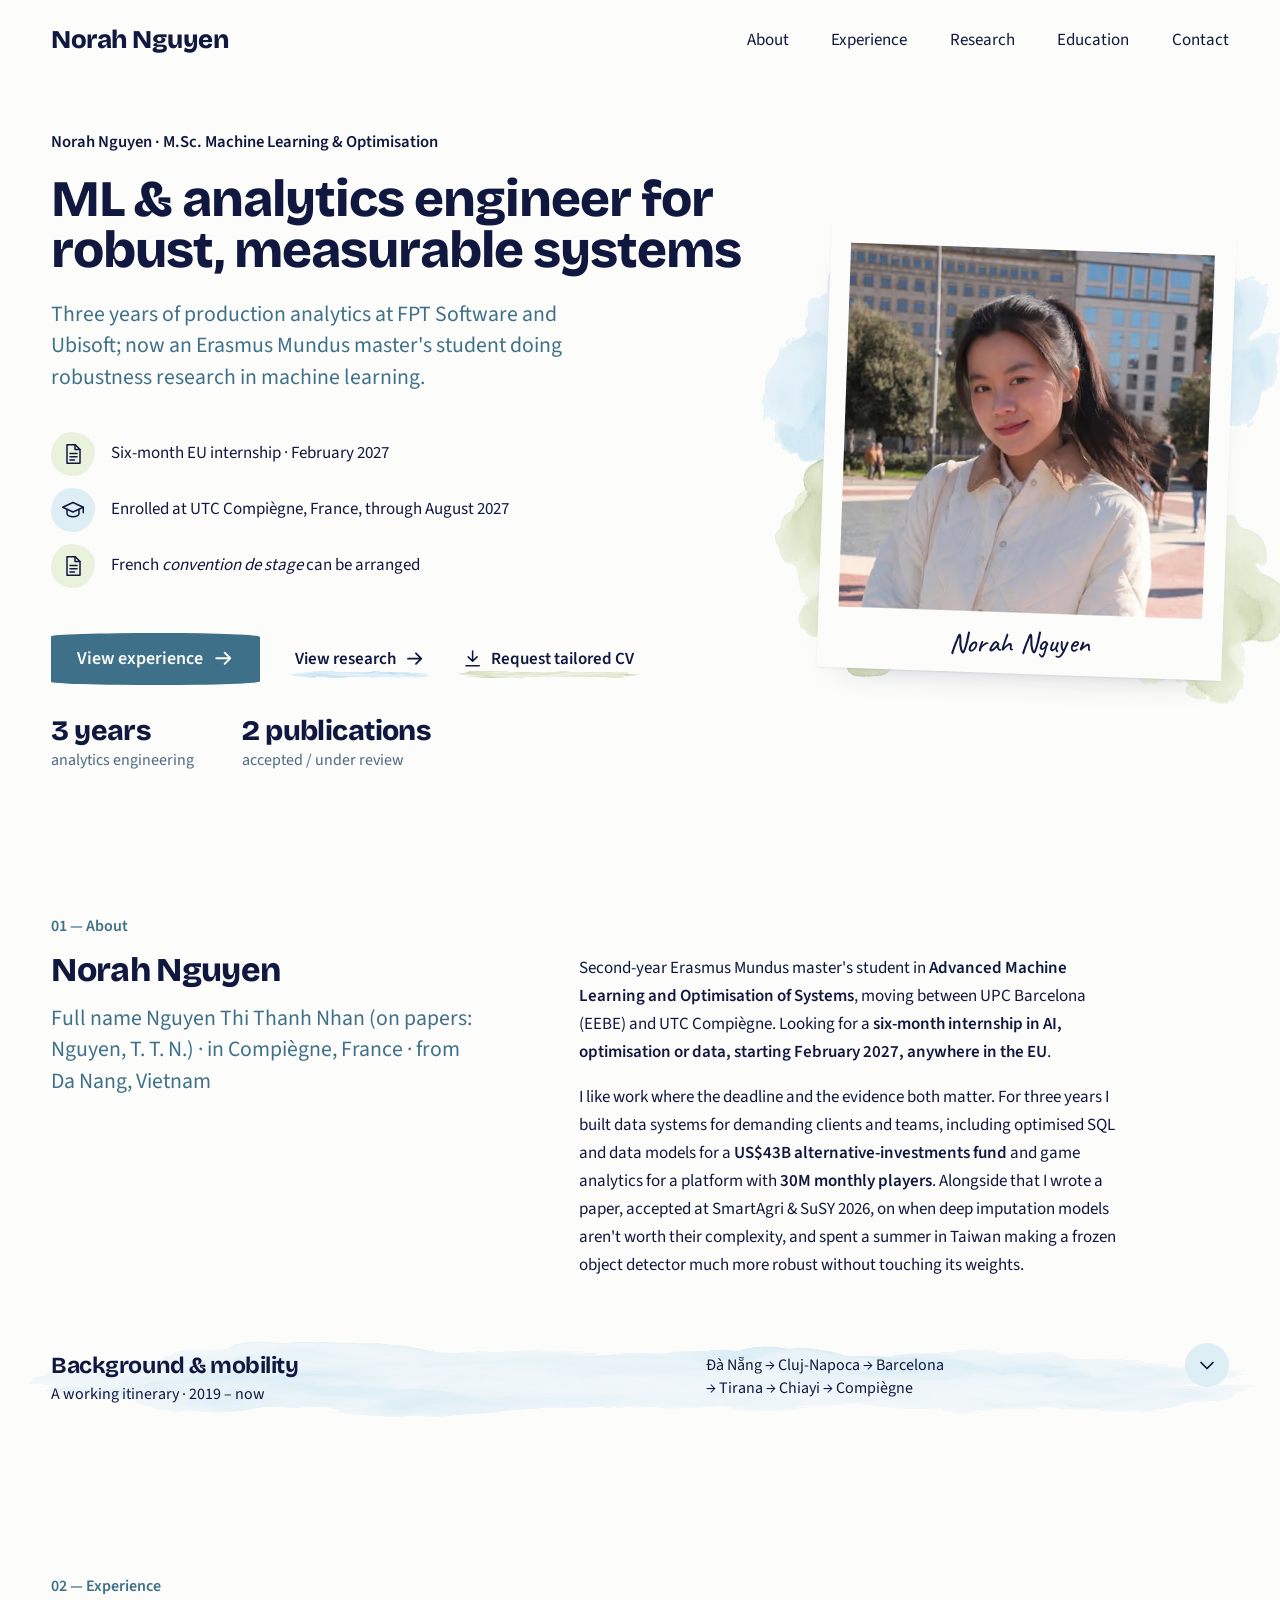
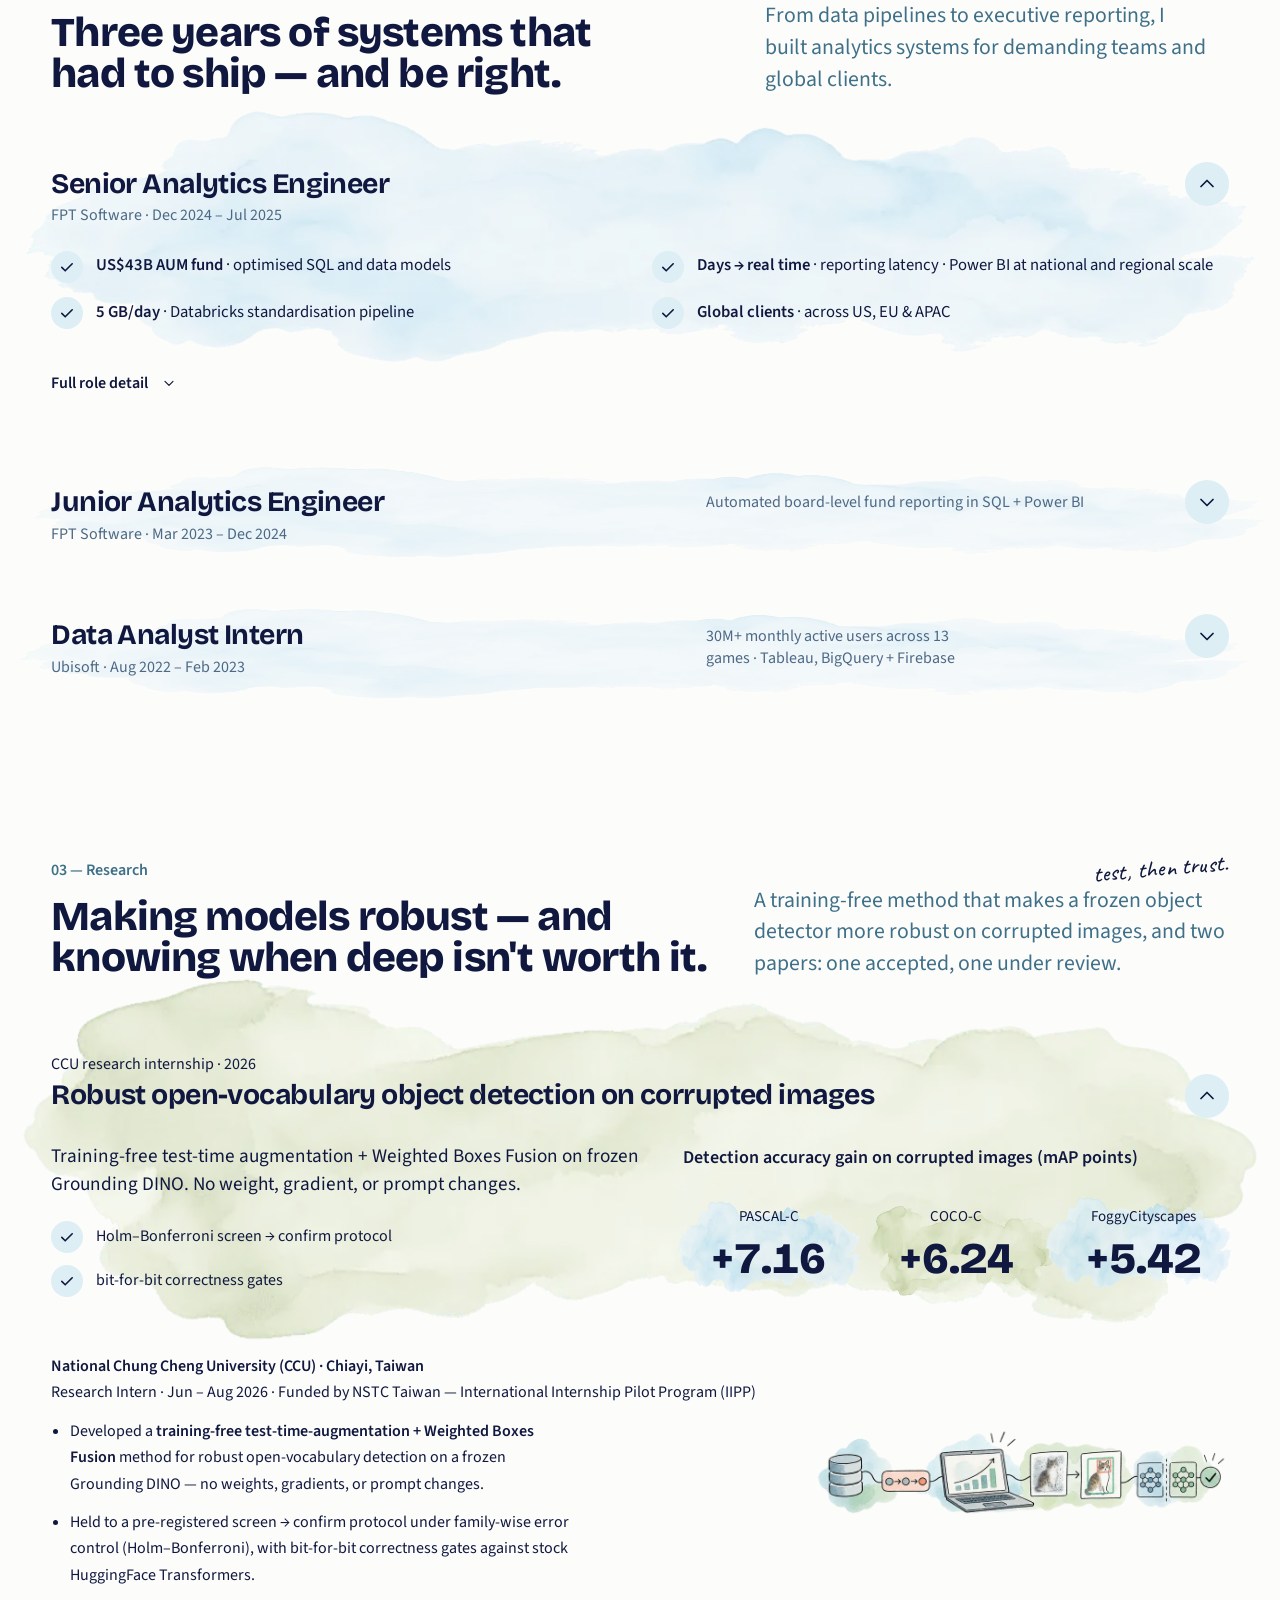
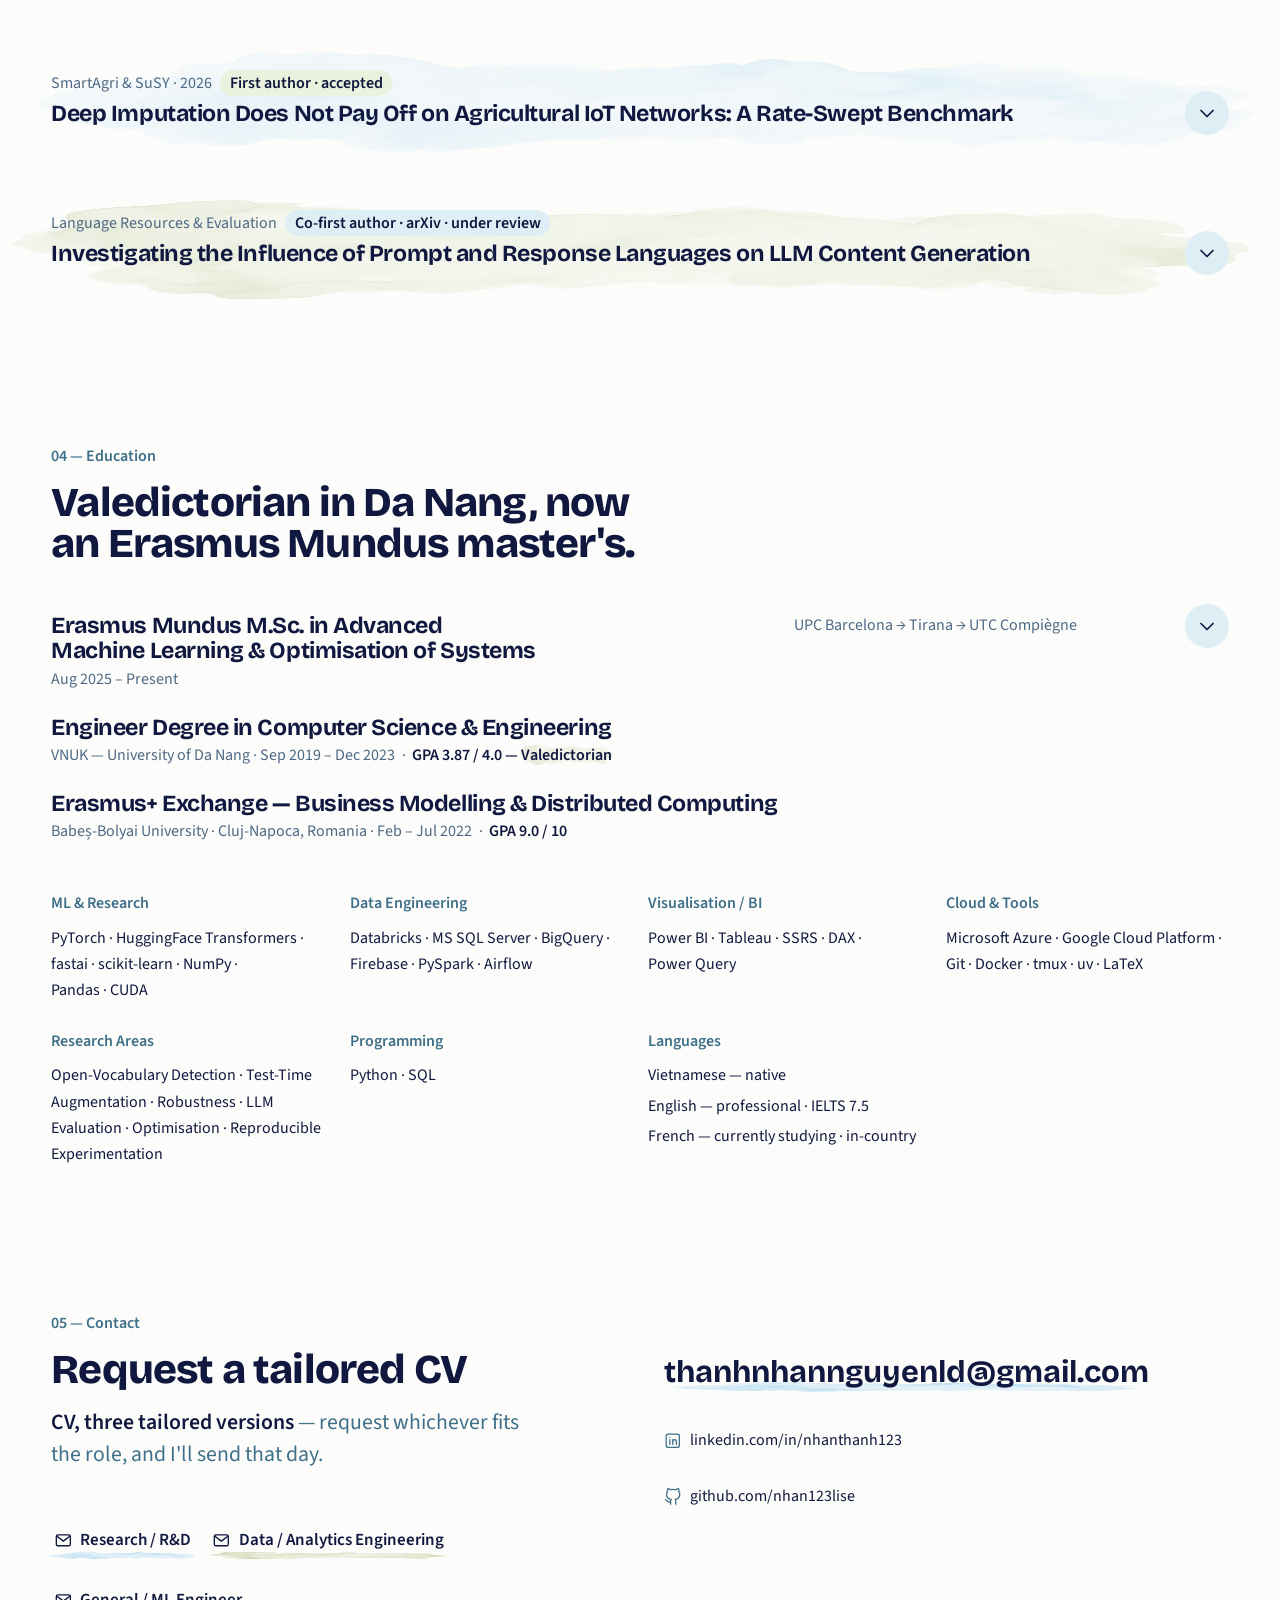
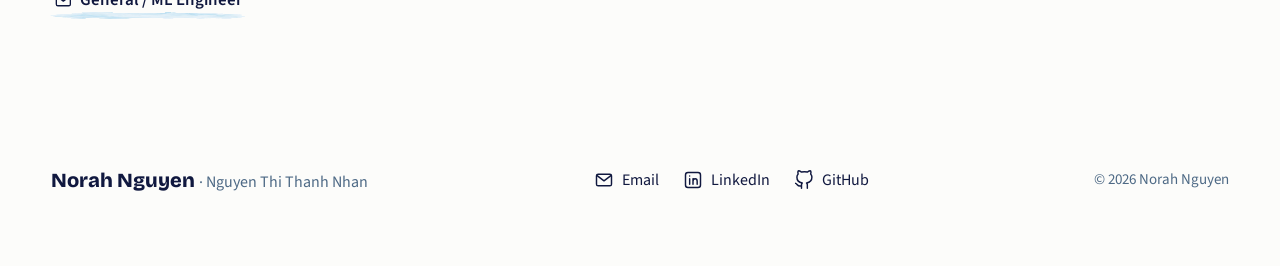
<file: site/index.html>
<!doctype html>
<html lang="en">
<head>
  <meta charset="utf-8">
  <meta name="viewport" content="width=device-width, initial-scale=1">
  <title>Norah Nguyen — ML &amp; Analytics Engineer, EU Internship 2027</title>
  <meta name="description" content="Erasmus Mundus M.Sc. student in machine learning &amp; optimisation. 3 years of analytics engineering. Seeking a 6-month EU internship in AI or data, Feb 2027.">
  <meta property="og:type" content="website">
  <meta property="og:title" content="Norah Nguyen — ML &amp; Analytics Engineer, EU Internship 2027">
  <meta property="og:description" content="3 years of production analytics, now robustness research in ML. Seeking a 6-month EU internship from Feb 2027.">
  <meta property="og:image" content="assets/portrait-960.jpg">
  <meta name="theme-color" content="#fcfcfa">
  <link rel="icon" href="favicon.svg" type="image/svg+xml">
  <link rel="preload" href="assets/fonts/bricolage-grotesque-latin-800-normal.woff2" as="font" type="font/woff2" crossorigin>
  <link rel="preload" href="assets/fonts/source-sans-3-latin-400-normal.woff2" as="font" type="font/woff2" crossorigin>
  <link rel="preload" href="assets/wash-blue.webp" as="image" type="image/webp" fetchpriority="high">
  <link rel="stylesheet" href="styles.css">
  <script src="main.js" defer></script>
  <noscript><style>@media (max-width: 767.98px) { .menu-button { display: none } .site-nav { display: block } .site-nav ul { flex-wrap: wrap } }</style></noscript>
</head>
<body>
  <svg class="sprite" width="0" height="0" aria-hidden="true" focusable="false">
    <defs>
      <symbol id="i-check" viewBox="0 0 24 24" fill="none" stroke="currentColor" stroke-width="2" stroke-linecap="round" stroke-linejoin="round"><path d="M5.5 12.5l4.25 4.25L18.5 8"/></symbol>
      <symbol id="i-chevron" viewBox="0 0 24 24" fill="none" stroke="currentColor" stroke-width="1.75" stroke-linecap="round" stroke-linejoin="round"><path d="M6 9.5l6 6 6-6"/></symbol>
      <symbol id="i-arrow" viewBox="0 0 24 24" fill="none" stroke="currentColor" stroke-width="2" stroke-linecap="round" stroke-linejoin="round"><path d="M4.5 12h15M13.5 6l6 6-6 6"/></symbol>
      <symbol id="i-download" viewBox="0 0 24 24" fill="none" stroke="currentColor" stroke-width="1.75" stroke-linecap="round" stroke-linejoin="round"><path d="M12 3.5v11.5M7 10l5 5 5-5M4.5 20h15"/></symbol>
      <symbol id="i-doc" viewBox="0 0 24 24" fill="none" stroke="currentColor" stroke-width="1.5" stroke-linecap="round" stroke-linejoin="round"><path d="M6 2.75h8.25L19 7.5v13.75H6z"/><path d="M14 2.75V7.5h5M9 11.5h7M9 14.75h7M9 18h4.5"/></symbol>
      <symbol id="i-cap" viewBox="0 0 24 24" fill="none" stroke="currentColor" stroke-width="1.5" stroke-linecap="round" stroke-linejoin="round"><path d="M1.75 9.25L12 4.5l10.25 4.75L12 14z"/><path d="M6 11.25v4.5c0 1.6 2.7 3 6 3s6-1.4 6-3v-4.5M22.25 9.25v5.5"/></symbol>
      <symbol id="i-mail" viewBox="0 0 24 24" fill="none" stroke="currentColor" stroke-width="1.75" stroke-linecap="round" stroke-linejoin="round"><rect x="3" y="5" width="18" height="14" rx="2"/><path d="M3.75 6.75L12 13l8.25-6.25"/></symbol>
      <symbol id="i-linkedin" viewBox="0 0 24 24" fill="none" stroke="currentColor" stroke-width="1.75" stroke-linecap="round" stroke-linejoin="round"><rect x="3" y="3" width="18" height="18" rx="3"/><path d="M8 10.5V17M8 7.25v.01M12 17v-6.5M12 13.5c0-1.75 1.1-3 2.6-3S17 11.6 17 13.5V17"/></symbol>
      <symbol id="i-github" viewBox="0 0 24 24" fill="none" stroke="currentColor" stroke-width="1.75" stroke-linecap="round" stroke-linejoin="round"><path d="M9 19c-5 1.5-5-2.5-7-3m14 6v-3.87a3.37 3.37 0 0 0-.94-2.61c3.14-.35 6.44-1.54 6.44-7A5.44 5.44 0 0 0 20 4.77 5.07 5.07 0 0 0 19.91 1S18.73.65 16 2.48a13.38 13.38 0 0 0-7 0C6.27.65 5.09 1 5.09 1A5.07 5.07 0 0 0 5 4.77a5.44 5.44 0 0 0-1.5 3.78c0 5.42 3.3 6.61 6.44 7A3.37 3.37 0 0 0 9 18.13V22"/></symbol>
      <symbol id="i-menu" viewBox="0 0 24 24" fill="none" stroke="currentColor" stroke-width="2" stroke-linecap="round"><path d="M4 7h16M4 12h16M4 17h11"/></symbol>
      <symbol id="i-close" viewBox="0 0 24 24" fill="none" stroke="currentColor" stroke-width="2" stroke-linecap="round"><path d="M6 6l12 12M18 6L6 18"/></symbol>
      <symbol id="i-external" viewBox="0 0 24 24" fill="none" stroke="currentColor" stroke-width="1.75" stroke-linecap="round" stroke-linejoin="round"><path d="M14 4h6v6M20 4l-8.5 8.5M18 14v5a1 1 0 0 1-1 1H5a1 1 0 0 1-1-1V7a1 1 0 0 1 1-1h5"/></symbol>
    </defs>
  </svg>

  <a class="skip-link" href="#main">Skip to content</a>

  <header class="site-header">
    <div class="container site-header__inner">
      <a class="site-name" href="#home">Norah Nguyen</a>
      <nav class="site-nav" aria-label="Sections">
        <ul>
          <li><a href="#about">About</a></li>
          <li><a href="#experience">Experience</a></li>
          <li><a href="#research">Research</a></li>
          <li><a href="#education">Education</a></li>
          <li><a href="#contact">Contact</a></li>
        </ul>
      </nav>
      <button class="menu-button" type="button" aria-haspopup="dialog" aria-controls="nav-sheet">
        <svg class="icon" aria-hidden="true"><use href="#i-menu"/></svg>
        <span class="menu-button__label">Menu</span>
      </button>
    </div>
  </header>

  <dialog class="nav-sheet" id="nav-sheet" aria-label="Site navigation">
    <div class="nav-sheet__head">
      <span class="site-name">Norah Nguyen</span>
      <button class="nav-sheet__close" type="button" aria-label="Close navigation">
        <svg class="icon" aria-hidden="true"><use href="#i-close"/></svg>
      </button>
    </div>
    <nav aria-label="Sections menu">
      <ul>
        <li><a href="#about">About</a></li>
        <li><a href="#experience">Experience</a></li>
        <li><a href="#research">Research</a></li>
        <li><a href="#education">Education</a></li>
        <li><a href="#contact">Contact</a></li>
      </ul>
    </nav>
  </dialog>

  <main id="main" tabindex="-1">
    <section id="home" class="hero" tabindex="-1" aria-labelledby="hero-title">
      <div class="container hero__grid">
        <div class="hero__intro">
          <p class="eyebrow">Norah Nguyen&nbsp;· M.Sc. Machine Learning &amp; Optimisation</p>
          <h1 id="hero-title">ML &amp; analytics engineer for robust, measurable systems</h1>
          <p class="lede">Three years of production analytics at FPT Software and Ubisoft; now an Erasmus Mundus master's student doing robustness research in machine learning.</p>
        </div>

        <ul class="hero__availability">
          <li><span class="hero__badge"><svg class="icon" aria-hidden="true"><use href="#i-doc"/></svg></span>Six-month EU internship&nbsp;· February&nbsp;2027</li>
          <li><span class="hero__badge hero__badge--blue"><svg class="icon" aria-hidden="true"><use href="#i-cap"/></svg></span>Enrolled at UTC Compiègne, France, through August&nbsp;2027</li>
          <li><span class="hero__badge"><svg class="icon" aria-hidden="true"><use href="#i-doc"/></svg></span><span>French <i lang="fr">convention de stage</i> can be arranged</span></li>
        </ul>

        <div class="hero__actions">
          <a class="btn-primary" href="#experience">View experience <svg class="icon" aria-hidden="true"><use href="#i-arrow"/></svg></a>
          <a class="link-wash" href="#research">View research <svg class="icon" aria-hidden="true"><use href="#i-arrow"/></svg></a>
          <a class="link-wash link-wash--sage" href="#contact"><svg class="icon" aria-hidden="true"><use href="#i-download"/></svg> Request tailored CV</a>
        </div>

        <ul class="hero__proof">
          <li><span class="hero__proof-figure">3 years</span><span class="visually-hidden">&nbsp;· </span><span class="hero__proof-label">analytics engineering</span></li>
          <li><span class="hero__proof-figure">2 publications</span><span class="visually-hidden">&nbsp;· </span><span class="hero__proof-label">accepted / under review</span></li>
        </ul>

        <figure class="hero__portrait">
          <div class="print">
            <picture>
              <source type="image/avif" srcset="assets/portrait-480.avif 480w, assets/portrait-960.avif 960w" sizes="(min-width: 1024px) 30rem, 80vw">
              <source type="image/webp" srcset="assets/portrait-480.webp 480w, assets/portrait-960.webp 960w" sizes="(min-width: 1024px) 30rem, 80vw">
              <img src="assets/portrait-960.jpg" width="960" height="958" fetchpriority="high" decoding="async"
                   alt="Portrait of Norah Nguyen, smiling, wearing a cream quilted jacket in a sunlit city square.">
            </picture>
            <span class="note print__caption" aria-hidden="true">Norah Nguyen</span>
          </div>
        </figure>
      </div>
    </section>

    <section id="about" class="section about" tabindex="-1" aria-labelledby="about-title">
      <div class="container">
        <div class="section-head">
          <p class="eyebrow">About</p>
          <h2 id="about-title">Norah Nguyen</h2>
          <p class="lede">Full name Nguyen Thi Thanh Nhan (on papers: Nguyen, T. T. N.)&nbsp;· in Compiègne, France&nbsp;· from Da&nbsp;Nang, Vietnam</p>
        </div>

        <div class="about__copy">
          <p>Second-year Erasmus Mundus master's student in <strong>Advanced Machine Learning and Optimisation of Systems</strong>, moving between UPC Barcelona (EEBE) and UTC Compiègne. Looking for a <strong>six-month internship in AI, optimisation or data, starting February 2027, anywhere in the EU</strong>.</p>
          <p>I like work where the deadline and the evidence both matter. For three years I built data systems for demanding clients and teams, including optimised SQL and data models for a <strong>US$43B alternative-investments fund</strong> and game analytics for a platform with <strong>30M monthly players</strong>. Alongside that I wrote a paper, accepted at SmartAgri &amp; SuSY 2026, on when deep imputation models aren't worth their complexity, and spent a summer in Taiwan making a frozen object detector much more robust without touching its weights.</p>
        </div>

        <details class="disclosure wash wash--blue about__mobility">
          <summary class="disclosure__summary">
            <div class="disclosure__heading">
              <h3 class="disclosure__title">Background &amp; mobility</h3>
              <p class="disclosure__meta">A working itinerary&nbsp;· 2019 – now</p>
            </div>
            <span class="disclosure__aside" aria-hidden="true">Đà Nẵng →&nbsp;Cluj-Napoca →&nbsp;Barcelona →&nbsp;Tirana →&nbsp;Chiayi →&nbsp;Compiègne</span>
            <span class="chevron" aria-hidden="true"><svg class="icon"><use href="#i-chevron"/></svg></span>
          </summary>
          <div class="disclosure__body">
            <div class="table-scroll" tabindex="0" role="region" aria-label="Working itinerary (scrollable)">
              <table class="itinerary">
                <caption class="visually-hidden">A working itinerary</caption>
                <thead>
                  <tr><th scope="col">City</th><th scope="col">Country</th><th scope="col">Dates</th><th scope="col">Role</th></tr>
                </thead>
                <tbody>
                  <tr><th scope="row">Đà Nẵng</th><td>Vietnam</td><td>2019 – 2025</td><td>Home; degree &amp; first career</td></tr>
                  <tr><th scope="row">Cluj-Napoca</th><td>Romania</td><td>Feb – Jul 2022</td><td>Erasmus+ exchange</td></tr>
                  <tr><th scope="row">Barcelona</th><td>Spain</td><td>Aug 2025 – Feb 2026</td><td>Master's, sem. 1 (UPC EEBE)</td></tr>
                  <tr><th scope="row">Tirana</th><td>Albania</td><td>Mar – Jun 2026</td><td>Master's, sem. 2&nbsp;· Polytechnic Univ. of Tirana</td></tr>
                  <tr><th scope="row">Chiayi</th><td>Taiwan</td><td>Jun – Aug 2026</td><td>Research internship (NSTC)</td></tr>
                  <tr><th scope="row">Compiègne</th><td>France</td><td>Sep 2026 – now</td><td>Master's, sem. 3 (UTC / EMSSE)</td></tr>
                </tbody>
              </table>
            </div>
          </div>
        </details>
      </div>
    </section>

    <section id="experience" class="section" tabindex="-1" aria-labelledby="experience-title">
      <div class="container"><header class="section-head section-head--split">
  <p class="eyebrow">Experience</p>
  <h2 id="experience-title">Three years of systems that had to ship&nbsp;— and be&nbsp;right.</h2>
  <p class="lede">From data pipelines to executive reporting, I built analytics systems for demanding teams and global clients.</p>
</header>

<div class="xp-list">
  <details class="disclosure xp-item xp-item--senior wash wash--blue" open>
    <summary class="disclosure__summary">
      <div class="disclosure__heading">
        <h3 class="disclosure__title">Senior Analytics Engineer</h3>
        <p class="disclosure__meta">FPT Software&nbsp;· Dec 2024 – Jul 2025</p>
      </div>
      <span class="disclosure__aside">US$43B AUM fund&nbsp;· 5 GB/day Databricks</span>
      <span class="chevron" aria-hidden="true"><svg class="icon"><use href="#i-chevron"/></svg></span>
    </summary>
    <div class="disclosure__body">
      <ul class="checks xp-evidence">
        <li><svg class="icon" aria-hidden="true"><use href="#i-check"/></svg><span><strong>US$43B AUM fund</strong> <span class="xp-sep" aria-hidden="true">·</span> optimised SQL and data models</span></li>
        <li><svg class="icon" aria-hidden="true"><use href="#i-check"/></svg><span><strong>Days →&nbsp;real time</strong> <span class="xp-sep" aria-hidden="true">·</span> reporting latency&nbsp;· Power BI at national and regional scale</span></li>
        <li><svg class="icon" aria-hidden="true"><use href="#i-check"/></svg><span><strong>5 GB/day</strong> <span class="xp-sep" aria-hidden="true">·</span> Databricks standardisation pipeline</span></li>
        <li><svg class="icon" aria-hidden="true"><use href="#i-check"/></svg><span><strong>Global clients</strong> <span class="xp-sep" aria-hidden="true">·</span> across US, EU &amp; APAC</span></li>
      </ul>

      <div class="xp-detail">
        <details class="xp-more">
          <summary class="xp-more__summary">Full role detail<span class="chevron xp-more__chevron" aria-hidden="true"><svg class="icon"><use href="#i-chevron"/></svg></span></summary>
          <div class="xp-more__body">
            <p class="xp-org">FPT Software&nbsp;· Vietnam&nbsp;· delivering to US, EU &amp; APAC clients</p>
            <ul class="xp-bullets">
              <li>Led analytics engineering across financial services, transportation, and fintech; designed end-to-end pipelines from SQL extraction to executive Power BI reporting.</li>
              <li>Built a Databricks pipeline applying regex-based device-name standardisation across <strong>5 GB</strong> of daily incremental data, guaranteeing data integrity from bronze to gold layer.</li>
              <li>Reduced reporting latency from days to real time by automating manual processes and delivering interactive Power BI dashboards with complex DAX calculations at national and regional scale.</li>
              <li>Engineered optimised SQL queries and streamlined data models for a <strong>US$43B AUM</strong> alternative-investments fund.</li>
              <li>Researched and evaluated RAG-based NL-to-SQL solutions for non-technical stakeholders.</li>
            </ul>

            <p class="xp-clients__title">Selected engagements</p>
            <dl class="xp-clients">
              <div><dt>Santander US</dt><dd>US commercial banking arm of a global bank — Boston</dd></div>
              <div><dt>Kayne Anderson</dt><dd>US$43B AUM alternative-investments fund — Los Angeles</dd></div>
              <div><dt>Bolttech</dt><dd>APAC insurtech operator — TW&nbsp;· HK&nbsp;· JP markets</dd></div>
              <div><dt>Viaplus</dt><dd>European mobility &amp; tolling operator (Vinci Group, Fortune 500)</dd></div>
            </dl>
          </div>
        </details>
      </div>
    </div>
  </details>

  <details class="disclosure xp-item xp-item--junior wash wash--blue">
    <summary class="disclosure__summary">
      <div class="disclosure__heading">
        <h3 class="disclosure__title">Junior Analytics Engineer</h3>
        <p class="disclosure__meta">FPT Software&nbsp;· Mar 2023 – Dec 2024</p>
      </div>
      <span class="disclosure__aside">Automated board-level fund reporting in SQL + Power BI</span>
      <span class="chevron" aria-hidden="true"><svg class="icon"><use href="#i-chevron"/></svg></span>
    </summary>
    <div class="disclosure__body">
      <div class="xp-detail">
        <p class="xp-org">FPT Software&nbsp;· Vietnam</p>
        <ul class="xp-bullets">
          <li>Modernised board-level fund reporting by migrating full-suite manual Excel reports (NAV, cash flow, portfolio performance) into automated SQL + Power BI solutions with Row-Level Security.</li>
          <li>Designed SSRS reports and an Azure billing pipeline tracking cloud spend across all services, presenting monthly and yearly cost breakdowns in Power BI for the Chief of Data.</li>
        </ul>
      </div>
    </div>
  </details>

  <details class="disclosure xp-item xp-item--intern wash wash--blue">
    <summary class="disclosure__summary">
      <div class="disclosure__heading">
        <h3 class="disclosure__title">Data Analyst Intern</h3>
        <p class="disclosure__meta">Ubisoft&nbsp;· Aug 2022 – Feb 2023</p>
      </div>
      <span class="disclosure__aside">30M+ monthly active users across 13 games&nbsp;· Tableau, BigQuery + Firebase</span>
      <span class="chevron" aria-hidden="true"><svg class="icon"><use href="#i-chevron"/></svg></span>
    </summary>
    <div class="disclosure__body">
      <div class="xp-detail">
        <p class="xp-org">Ubisoft&nbsp;· Vietnam</p>
        <ul class="xp-bullets">
          <li>Delivered game analytics across two live projects — including a nano-games platform with <strong>30M+ monthly active users across 13 games</strong> — via interactive Tableau and Tableau Server reports.</li>
          <li>Built end-to-end BigQuery + Firebase pipelines to track player behaviour and game performance across production environments.</li>
          <li>Designed entity-relationship models and tracking documentation, collaborating with developers, QA, game designers, and economy designers across implementation and production.</li>
        </ul>
      </div>
    </div>
  </details>
</div></div>
    </section>

    <section id="research" class="section" tabindex="-1" aria-labelledby="research-title">
      <div class="container"><header class="section-head section-head--split rs-head">
  <p class="eyebrow">Research</p>
  <h2 id="research-title">Making models robust&nbsp;— and knowing when deep isn't worth it.</h2>
  <p class="note rs-head__note" aria-hidden="true">test, then trust.</p>
  <p class="lede">A training-free method that makes a frozen object detector more robust on corrupted images, and two papers: one accepted, one under review.</p>
</header>

<div class="rs-list">
  <details class="disclosure rs-item rs-item--ccu wash wash--sage" open>
    <summary class="disclosure__summary">
      <div class="disclosure__heading">
        <p class="disclosure__meta">CCU research internship&nbsp;· 2026</p>
        <h3 class="disclosure__title">Robust open-vocabulary object detection on corrupted images</h3>
      </div>
      <span class="chevron" aria-hidden="true"><svg class="icon"><use href="#i-chevron"/></svg></span>
    </summary>
    <div class="disclosure__body">
      <div class="rs-split">
        <div class="rs-approach">
          <p class="rs-method">Training-free test-time augmentation + Weighted Boxes Fusion on frozen Grounding DINO. No weight, gradient, or prompt changes.</p>
          <ul class="checks rs-checks">
            <li><svg class="icon" aria-hidden="true"><use href="#i-check"/></svg><span>Holm–Bonferroni screen →&nbsp;confirm protocol</span></li>
            <li><svg class="icon" aria-hidden="true"><use href="#i-check"/></svg><span>bit-for-bit correctness gates</span></li>
          </ul>
        </div>

        <figure class="rs-results">
          <figcaption class="rs-results__label">Detection accuracy gain on corrupted images (mAP points)</figcaption>
          <dl class="rs-results__grid">
            <div class="rs-tile wash wash--blue"><dt class="rs-tile__name">PASCAL-C</dt><dd class="rs-tile__value">+7.16</dd></div>
            <div class="rs-tile rs-tile--mid wash wash--sage"><dt class="rs-tile__name">COCO-C</dt><dd class="rs-tile__value">+6.24</dd></div>
            <div class="rs-tile rs-tile--last wash wash--blue"><dt class="rs-tile__name">FoggyCityscapes</dt><dd class="rs-tile__value">+5.42</dd></div>
          </dl>
        </figure>
      </div>

      <div class="rs-detail">
        <div class="rs-detail__text">
          <p class="rs-org"><strong>National Chung Cheng University (CCU)&nbsp;· Chiayi, Taiwan</strong><br>Research Intern&nbsp;· Jun – Aug 2026&nbsp;· Funded by NSTC Taiwan — International Internship Pilot Program (IIPP)</p>
          <ul class="rs-bullets">
            <li>Developed a <strong>training-free test-time-augmentation + Weighted Boxes Fusion</strong> method for robust open-vocabulary detection on a frozen Grounding DINO — no weights, gradients, or prompt changes.</li>
            <li>Held to a pre-registered screen →&nbsp;confirm protocol under family-wise error control (Holm–Bonferroni), with bit-for-bit correctness gates against stock HuggingFace Transformers.</li>
          </ul>
        </div>
        <picture class="rs-illustration">
          <source srcset="assets/research-illustration.webp" type="image/webp">
          <img src="assets/research-illustration.png" width="900" height="450" alt="" loading="lazy" decoding="async">
        </picture>
      </div>
    </div>
  </details>

  <details class="disclosure rs-item rs-pub wash wash--blue">
    <summary class="disclosure__summary">
      <div class="disclosure__heading">
        <p class="disclosure__meta"><span>SmartAgri &amp; SuSY&nbsp;· 2026</span><span class="visually-hidden">&nbsp;· </span><span class="rs-status rs-status--accepted">First author&nbsp;· accepted</span></p>
        <h3 class="disclosure__title">Deep Imputation Does Not Pay Off on Agricultural IoT Networks: A Rate-Swept Benchmark</h3>
      </div>
      <span class="chevron" aria-hidden="true"><svg class="icon"><use href="#i-chevron"/></svg></span>
    </summary>
    <div class="disclosure__body">
      <p>On when deep imputation models aren't worth their complexity, benchmarked on agricultural IoT networks.</p>
      <p class="rs-authors"><strong>Nguyen, T. T. N.</strong>, Nguyen, T.</p>
      <p class="rs-pub__info">First author&nbsp;· affiliation: EMSSE, Université de Technologie de Compiègne</p>
    </div>
  </details>

  <details class="disclosure rs-item rs-pub rs-pub--lre wash wash--sage">
    <summary class="disclosure__summary">
      <div class="disclosure__heading">
        <p class="disclosure__meta"><span>Language Resources &amp; Evaluation</span><span class="visually-hidden">&nbsp;· </span><span class="rs-status rs-status--review">Co-first author&nbsp;· arXiv&nbsp;· under review</span></p>
        <h3 class="disclosure__title">Investigating the Influence of Prompt and Response Languages on LLM Content Generation</h3>
      </div>
      <span class="chevron" aria-hidden="true"><svg class="icon"><use href="#i-chevron"/></svg></span>
    </summary>
    <div class="disclosure__body">
      <p>How the language of the prompt and the language of the response influence what LLMs generate.</p>
      <p class="rs-authors"><strong>Nguyen, T. T. N.</strong>*, Tieu, M. K.*, Riegler, M. A., Halvorsen, P., Nguyen, T.</p>
      <p class="rs-footnote">* equal contribution</p>
      <p class="rs-pub__info">Co-first author&nbsp;· <a class="link-wash" href="https://arxiv.org/abs/2608.26186">arXiv:2608.26186<svg class="icon" aria-hidden="true"><use href="#i-external"/></svg></a></p>
    </div>
  </details>
</div></div>
    </section>

    <section id="education" class="section" tabindex="-1" aria-labelledby="education-title">
      <div class="container"><div class="section-head">
  <p class="eyebrow">Education</p>
  <h2 id="education-title">Valedictorian in Da&nbsp;Nang, now an Erasmus Mundus master's.</h2>
</div>

<div class="ed-timeline">
  <details class="disclosure ed-entry">
    <summary class="disclosure__summary">
      <div class="disclosure__heading">
        <h3 class="disclosure__title">Erasmus Mundus M.Sc. in Advanced Machine Learning &amp; Optimisation of Systems</h3>
        <p class="disclosure__meta">Aug 2025 – Present</p>
      </div>
      <span class="disclosure__aside" aria-hidden="true">UPC Barcelona →&nbsp;Tirana →&nbsp;UTC Compiègne</span>
      <span class="chevron" aria-hidden="true"><svg class="icon"><use href="#i-chevron"/></svg></span>
    </summary>
    <div class="disclosure__body">
      <p>UPC Barcelona EEBE (sem. 1) →&nbsp;Polytechnic University of Tirana (sem. 2 mobility) →&nbsp;Université de Technologie de Compiègne (EMSSE, sem. 3–4)</p>
    </div>
  </details>

  <div class="ed-entry ed-entry--plain">
    <h3 class="ed-entry__title">Engineer Degree in Computer Science &amp; Engineering</h3>
    <div class="ed-entry__line">
      <p class="ed-entry__meta">VNUK — University of Da Nang&nbsp;· Sep&nbsp;2019&nbsp;– Dec&nbsp;2023</p>
      <p class="ed-entry__detail">GPA 3.87 / 4.0 — <strong class="wash wash--sage ed-entry__honour">Valedictorian</strong></p>
    </div>
  </div>

  <div class="ed-entry ed-entry--plain">
    <h3 class="ed-entry__title">Erasmus+ Exchange — Business Modelling &amp; Distributed Computing</h3>
    <div class="ed-entry__line">
      <p class="ed-entry__meta">Babeș-Bolyai University&nbsp;· Cluj-Napoca, Romania&nbsp;· Feb&nbsp;–&nbsp;Jul&nbsp;2022</p>
      <p class="ed-entry__detail">GPA 9.0 / 10</p>
    </div>
  </div>
</div>

<dl class="ed-skills">
  <div class="ed-skills__group">
    <dt class="ed-skills__term">ML &amp; Research</dt>
    <dd class="ed-skills__value">PyTorch&nbsp;· HuggingFace Transformers&nbsp;· fastai&nbsp;· <span class="nowrap">scikit-learn</span>&nbsp;· NumPy&nbsp;· Pandas&nbsp;· CUDA</dd>
  </div>
  <div class="ed-skills__group">
    <dt class="ed-skills__term">Data Engineering</dt>
    <dd class="ed-skills__value">Databricks&nbsp;· MS SQL Server&nbsp;· BigQuery&nbsp;· Firebase&nbsp;· PySpark&nbsp;· Airflow</dd>
  </div>
  <div class="ed-skills__group">
    <dt class="ed-skills__term">Visualisation / BI</dt>
    <dd class="ed-skills__value">Power BI&nbsp;· Tableau&nbsp;· SSRS&nbsp;· DAX&nbsp;· Power Query</dd>
  </div>
  <div class="ed-skills__group">
    <dt class="ed-skills__term">Cloud &amp; Tools</dt>
    <dd class="ed-skills__value">Microsoft Azure&nbsp;· Google Cloud Platform&nbsp;· Git&nbsp;· Docker&nbsp;· tmux&nbsp;· uv&nbsp;· LaTeX</dd>
  </div>
  <div class="ed-skills__group">
    <dt class="ed-skills__term">Research Areas</dt>
    <dd class="ed-skills__value">Open-Vocabulary Detection&nbsp;· Test-Time Augmentation&nbsp;· Robustness&nbsp;· LLM Evaluation&nbsp;· Optimisation&nbsp;· Reproducible Experimentation</dd>
  </div>
  <div class="ed-skills__group">
    <dt class="ed-skills__term">Programming</dt>
    <dd class="ed-skills__value">Python&nbsp;· SQL</dd>
  </div>
  <div class="ed-skills__group">
    <dt class="ed-skills__term">Languages</dt>
    <dd class="ed-skills__value ed-skills__value--lines">
      <span>Vietnamese — native</span>
      <span>English — professional&nbsp;· IELTS 7.5</span>
      <span>French — currently studying&nbsp;· in-country</span>
    </dd>
  </div>
</dl></div>
    </section>

    <section id="contact" class="section" tabindex="-1" aria-labelledby="contact-title">
      <div class="container"><div class="ct-grid">
  <div class="ct-primary">
    <div class="section-head">
      <p class="eyebrow">Contact</p>
      <h2 id="contact-title">Request a tailored CV</h2>
      <p class="lede"><strong>CV, three tailored versions</strong> — request whichever fits the role, and I'll send that day.</p>
    </div>

    <ul class="ct-cv">
      <li class="ct-cv__item">
        <a class="link-wash ct-cv__link" href="mailto:thanhnhannguyenld@gmail.com?subject=CV%20request%20%E2%80%94%20Research%20%2F%20R%26D&amp;body=Hi%20Norah%2C%0D%0A%0D%0ACompany%3A%20%0D%0ARole%3A%20%0D%0AStart%20date%3A%20%0D%0A">
          <svg class="icon" aria-hidden="true"><use href="#i-mail"/></svg>
          Research / R&amp;D
        </a>
      </li>
      <li class="ct-cv__item">
        <a class="link-wash link-wash--sage ct-cv__link" href="mailto:thanhnhannguyenld@gmail.com?subject=CV%20request%20%E2%80%94%20Data%20%2F%20Analytics%20Engineering&amp;body=Hi%20Norah%2C%0D%0A%0D%0ACompany%3A%20%0D%0ARole%3A%20%0D%0AStart%20date%3A%20%0D%0A">
          <svg class="icon" aria-hidden="true"><use href="#i-mail"/></svg>
          Data / Analytics Engineering
        </a>
      </li>
      <li class="ct-cv__item">
        <a class="link-wash ct-cv__link" href="mailto:thanhnhannguyenld@gmail.com?subject=CV%20request%20%E2%80%94%20General%20%2F%20ML%20Engineer&amp;body=Hi%20Norah%2C%0D%0A%0D%0ACompany%3A%20%0D%0ARole%3A%20%0D%0AStart%20date%3A%20%0D%0A">
          <svg class="icon" aria-hidden="true"><use href="#i-mail"/></svg>
          General / ML Engineer
        </a>
      </li>
    </ul>
  </div>

  <div class="ct-secondary">
    <p class="ct-email"><a class="ct-email__link" href="mailto:thanhnhannguyenld@gmail.com">thanhnhannguyenld@gmail.com</a></p>

    <ul class="ct-links">
      <li class="ct-links__item">
        <a class="ct-links__link" href="https://www.linkedin.com/in/nhanthanh123/">
          <svg class="icon" aria-hidden="true"><use href="#i-linkedin"/></svg>
          linkedin.com/in/nhanthanh123
        </a>
      </li>
      <li class="ct-links__item">
        <a class="ct-links__link" href="https://github.com/nhan123lise">
          <svg class="icon" aria-hidden="true"><use href="#i-github"/></svg>
          github.com/nhan123lise
        </a>
      </li>
    </ul>
  </div>
</div>
    </section>
  </main>

  <footer class="site-footer">
    <div class="container site-footer__inner">
      <p class="site-footer__name">Norah Nguyen <span>· Nguyen Thi Thanh Nhan</span></p>
      <ul class="site-footer__links">
        <li><a href="mailto:thanhnhannguyenld@gmail.com"><svg class="icon" aria-hidden="true"><use href="#i-mail"/></svg>Email</a></li>
        <li><a href="https://www.linkedin.com/in/nhanthanh123/"><svg class="icon" aria-hidden="true"><use href="#i-linkedin"/></svg>LinkedIn</a></li>
        <li><a href="https://github.com/nhan123lise"><svg class="icon" aria-hidden="true"><use href="#i-github"/></svg>GitHub</a></li>
      </ul>
      <p class="site-footer__copy">© 2026 Norah Nguyen</p>
    </div>
  </footer>
</body>
</html>
</file>
<file: site/styles.css>
/* Self-hosted fonts, subset from @fontsource (SIL OFL 1.1). See assets/fonts/LICENSE.txt. */

/* Bricolage Grotesque 700 */
@font-face {
  font-family: "Bricolage Grotesque";
  font-style: normal;
  font-weight: 700;
  font-display: swap;
  src: url("assets/fonts/bricolage-grotesque-latin-700-normal.woff2") format("woff2");
  unicode-range: U+0000-00FF,U+0131,U+0152-0153,U+02BB-02BC,U+02C6,U+02DA,U+02DC,U+0304,U+0308,U+0329,U+2000-206F,U+20AC,U+2122,U+2191,U+2193,U+2212,U+2215,U+FEFF,U+FFFD;
}
@font-face {
  font-family: "Bricolage Grotesque";
  font-style: normal;
  font-weight: 700;
  font-display: swap;
  src: url("assets/fonts/bricolage-grotesque-latin-ext-700-normal.woff2") format("woff2");
  unicode-range: U+0100-02BA,U+02BD-02C5,U+02C7-02CC,U+02CE-02D7,U+02DD-02FF,U+0304,U+0308,U+0329,U+1D00-1DBF,U+1E00-1E9F,U+1EF2-1EFF,U+2020,U+20A0-20AB,U+20AD-20C0,U+2113,U+2C60-2C7F,U+A720-A7FF;
}
@font-face {
  font-family: "Bricolage Grotesque";
  font-style: normal;
  font-weight: 700;
  font-display: swap;
  src: url("assets/fonts/bricolage-grotesque-vietnamese-700-normal.woff2") format("woff2");
  unicode-range: U+0102-0103,U+0110-0111,U+0128-0129,U+0168-0169,U+01A0-01A1,U+01AF-01B0,U+0300-0301,U+0303-0304,U+0308-0309,U+0323,U+0329,U+1EA0-1EF9,U+20AB;
}

/* Bricolage Grotesque 800 */
@font-face {
  font-family: "Bricolage Grotesque";
  font-style: normal;
  font-weight: 800;
  font-display: swap;
  src: url("assets/fonts/bricolage-grotesque-latin-800-normal.woff2") format("woff2");
  unicode-range: U+0000-00FF,U+0131,U+0152-0153,U+02BB-02BC,U+02C6,U+02DA,U+02DC,U+0304,U+0308,U+0329,U+2000-206F,U+20AC,U+2122,U+2191,U+2193,U+2212,U+2215,U+FEFF,U+FFFD;
}
@font-face {
  font-family: "Bricolage Grotesque";
  font-style: normal;
  font-weight: 800;
  font-display: swap;
  src: url("assets/fonts/bricolage-grotesque-latin-ext-800-normal.woff2") format("woff2");
  unicode-range: U+0100-02BA,U+02BD-02C5,U+02C7-02CC,U+02CE-02D7,U+02DD-02FF,U+0304,U+0308,U+0329,U+1D00-1DBF,U+1E00-1E9F,U+1EF2-1EFF,U+2020,U+20A0-20AB,U+20AD-20C0,U+2113,U+2C60-2C7F,U+A720-A7FF;
}
@font-face {
  font-family: "Bricolage Grotesque";
  font-style: normal;
  font-weight: 800;
  font-display: swap;
  src: url("assets/fonts/bricolage-grotesque-vietnamese-800-normal.woff2") format("woff2");
  unicode-range: U+0102-0103,U+0110-0111,U+0128-0129,U+0168-0169,U+01A0-01A1,U+01AF-01B0,U+0300-0301,U+0303-0304,U+0308-0309,U+0323,U+0329,U+1EA0-1EF9,U+20AB;
}

/* Source Sans 3 400 */
@font-face {
  font-family: "Source Sans 3";
  font-style: normal;
  font-weight: 400;
  font-display: swap;
  src: url("assets/fonts/source-sans-3-latin-400-normal.woff2") format("woff2");
  unicode-range: U+0000-00FF,U+0131,U+0152-0153,U+02BB-02BC,U+02C6,U+02DA,U+02DC,U+0304,U+0308,U+0329,U+2000-206F,U+20AC,U+2122,U+2191,U+2193,U+2212,U+2215,U+FEFF,U+FFFD;
}
@font-face {
  font-family: "Source Sans 3";
  font-style: normal;
  font-weight: 400;
  font-display: swap;
  src: url("assets/fonts/source-sans-3-latin-ext-400-normal.woff2") format("woff2");
  unicode-range: U+0100-02BA,U+02BD-02C5,U+02C7-02CC,U+02CE-02D7,U+02DD-02FF,U+0304,U+0308,U+0329,U+1D00-1DBF,U+1E00-1E9F,U+1EF2-1EFF,U+2020,U+20A0-20AB,U+20AD-20C0,U+2113,U+2C60-2C7F,U+A720-A7FF;
}
@font-face {
  font-family: "Source Sans 3";
  font-style: normal;
  font-weight: 400;
  font-display: swap;
  src: url("assets/fonts/source-sans-3-vietnamese-400-normal.woff2") format("woff2");
  unicode-range: U+0102-0103,U+0110-0111,U+0128-0129,U+0168-0169,U+01A0-01A1,U+01AF-01B0,U+0300-0301,U+0303-0304,U+0308-0309,U+0323,U+0329,U+1EA0-1EF9,U+20AB;
}

/* Source Sans 3 600 */
@font-face {
  font-family: "Source Sans 3";
  font-style: normal;
  font-weight: 600;
  font-display: swap;
  src: url("assets/fonts/source-sans-3-latin-600-normal.woff2") format("woff2");
  unicode-range: U+0000-00FF,U+0131,U+0152-0153,U+02BB-02BC,U+02C6,U+02DA,U+02DC,U+0304,U+0308,U+0329,U+2000-206F,U+20AC,U+2122,U+2191,U+2193,U+2212,U+2215,U+FEFF,U+FFFD;
}
@font-face {
  font-family: "Source Sans 3";
  font-style: normal;
  font-weight: 600;
  font-display: swap;
  src: url("assets/fonts/source-sans-3-latin-ext-600-normal.woff2") format("woff2");
  unicode-range: U+0100-02BA,U+02BD-02C5,U+02C7-02CC,U+02CE-02D7,U+02DD-02FF,U+0304,U+0308,U+0329,U+1D00-1DBF,U+1E00-1E9F,U+1EF2-1EFF,U+2020,U+20A0-20AB,U+20AD-20C0,U+2113,U+2C60-2C7F,U+A720-A7FF;
}
@font-face {
  font-family: "Source Sans 3";
  font-style: normal;
  font-weight: 600;
  font-display: swap;
  src: url("assets/fonts/source-sans-3-vietnamese-600-normal.woff2") format("woff2");
  unicode-range: U+0102-0103,U+0110-0111,U+0128-0129,U+0168-0169,U+01A0-01A1,U+01AF-01B0,U+0300-0301,U+0303-0304,U+0308-0309,U+0323,U+0329,U+1EA0-1EF9,U+20AB;
}

/* Source Sans 3 → (U+2192) only: no upstream subset carries it. Static instances of the
   Google Fonts variable font (text=→), wght 400 / 600. */
@font-face {
  font-family: "Source Sans 3";
  font-style: normal;
  font-weight: 400;
  font-display: swap;
  src: url("assets/fonts/source-sans-3-arrow-400-v1.woff2") format("woff2");
  unicode-range: U+2192;
}
@font-face {
  font-family: "Source Sans 3";
  font-style: normal;
  font-weight: 600;
  font-display: swap;
  src: url("assets/fonts/source-sans-3-arrow-600-v1.woff2") format("woff2");
  unicode-range: U+2192;
}

/* Caveat 500 (decorative only; no vietnamese subset published upstream) */
@font-face {
  font-family: "Caveat";
  font-style: normal;
  font-weight: 500;
  font-display: swap;
  src: url("assets/fonts/caveat-notes-500-v1.woff2") format("woff2");
  unicode-range: U+0000-00FF,U+0131,U+0152-0153,U+02BB-02BC,U+02C6,U+02DA,U+02DC,U+0304,U+0308,U+0329,U+2000-206F,U+20AC,U+2122,U+2191,U+2193,U+2212,U+2215,U+FEFF,U+FFFD;
}
@font-face {
  font-family: "Caveat";
  font-style: normal;
  font-weight: 500;
  font-display: swap;
  src: url("assets/fonts/caveat-latin-ext-500-normal.woff2") format("woff2");
  unicode-range: U+0100-02BA,U+02BD-02C5,U+02C7-02CC,U+02CE-02D7,U+02DD-02FF,U+0304,U+0308,U+0329,U+1D00-1DBF,U+1E00-1E9F,U+1EF2-1EFF,U+2020,U+20A0-20AB,U+20AD-20C0,U+2113,U+2C60-2C7F,U+A720-A7FF;
}

/* ==========================================================================
   Norah Nguyen portfolio — shell styles (tokens, layout, shared components)
   Authority: design-concepts/DESIGN-HANDOFF.md
   ========================================================================== */

:root {
  --paper: #fcfcfa;
  --ink: #10183f;
  --copy: #4d6985;
  --route-blue: #3f7089;
  --sky-wash: #ddeef5;
  --sage-wash: #eaf2dd;
  --focus: #0b57d0;

  --font-display: "Bricolage Grotesque", system-ui, sans-serif;
  --font-body: "Source Sans 3", system-ui, sans-serif;
  --font-note: "Caveat", cursive;

  --space-1: 0.25rem;
  --space-2: 0.5rem;
  --space-3: 0.75rem;
  --space-4: 1rem;
  --space-6: 1.5rem;
  --space-8: 2rem;
  --space-12: 3rem;
  --space-16: 4rem;
  --space-24: 6rem;

  --content-max: 93.75rem;
  --header-height: 5rem;
  --gutter: clamp(1.5rem, 4vw, 3.5rem);

  /* Vertical rhythm, 8px base — three steps: label→h2→lede, head→content / items, section. */
  --rhythm-tight: 1rem;                        /* 16 */
  --rhythm-item: clamp(1rem, 2vw, 1.5rem);     /* 16 → 24 */
  --rhythm-head: clamp(2rem, 4vw, 3rem);       /* 32 → 48 */
  --rhythm-section: clamp(3rem, 6vw, 4.5rem);  /* 48 → 72 */
  --row-pad: clamp(1rem, 3vw, 2.25rem);        /* disclosure inset; rows are pulled out by it so text sits on the grid axis */
  --label-block: calc(1rem * 1.4 + var(--rhythm-tight)); /* label line + gap: offsets side columns to the h2 top */

  --wash-blue-img: url("assets/wash-blue.webp");
  --wash-sage-img: url("assets/wash-sage.webp");
}

/* ---------- Base ---------- */

*,
*::before,
*::after { box-sizing: border-box; }

html {
  -webkit-text-size-adjust: 100%;
  text-size-adjust: 100%;
}
html:has(dialog[open]) { overflow: hidden; }

@media (prefers-reduced-motion: no-preference) {
  html { scroll-behavior: smooth; }
}

body {
  margin: 0;
  background: var(--paper);
  color: var(--copy);
  font-family: var(--font-body);
  font-size: 1rem;
  line-height: 1.65;
  font-weight: 400;
  -webkit-font-smoothing: antialiased;
  overflow-x: hidden;
}

h1, h2, h3, h4 {
  margin: 0;
  color: var(--ink);
  font-family: var(--font-display);
  letter-spacing: -0.02em;
  text-wrap: balance;
}
h1 { font-size: clamp(2.4rem, 4.2vw, 5.5rem); line-height: 0.98; font-weight: 800; }
h2 { font-size: clamp(1.875rem, 3.2vw, 3.25rem); line-height: 1; font-weight: 800; } /* stays below the hero h1 at every width */
h3 { font-size: clamp(1.5rem, 2.2vw, 2.1rem); line-height: 1.1; font-weight: 700; }

p { margin: 0 0 1em; }
p, li, dd, figcaption { text-wrap: pretty; } /* no one-word last lines */
p:last-child { margin-bottom: 0; }

strong { color: var(--ink); font-weight: 600; }
img { display: block; max-width: 100%; height: auto; }
figure { margin: 0; }

a { color: var(--ink); text-decoration-thickness: 1px; text-underline-offset: 0.2em; }
a:hover { color: var(--route-blue); }

:focus-visible {
  outline: 3px solid var(--focus);
  outline-offset: 3px;
  border-radius: 0.25rem;
}
main { overflow-x: clip; } /* washes bleed past the gutter; never cause horizontal scroll */
main:focus,
section[tabindex="-1"]:focus { outline: none; }

table { border-collapse: collapse; width: 100%; text-align: left; }
th, td { padding: 0.55rem 1.5rem 0.55rem 0; vertical-align: top; }
thead th {
  color: var(--copy);
  font-weight: 600;
  font-size: 0.8125rem;
  letter-spacing: 0.08em;
  text-transform: uppercase;
}
tbody th { color: var(--ink); font-weight: 600; }

.visually-hidden {
  position: absolute !important;
  width: 1px; height: 1px;
  margin: -1px; padding: 0;
  overflow: hidden;
  clip: rect(0 0 0 0);
  white-space: nowrap;
  border: 0;
}

.sprite { position: absolute; width: 0; height: 0; overflow: hidden; }
.nowrap { white-space: nowrap; }

.icon {
  width: 1.25em;
  height: 1.25em;
  flex: none;
  vertical-align: -0.25em;
  color: inherit;
}

.skip-link {
  position: absolute;
  top: 0.75rem;
  left: 0.75rem;
  z-index: 100;
  padding: 0.75rem 1.25rem;
  background: var(--ink);
  color: var(--paper);
  font-weight: 600;
  border-radius: 0.5rem;
  transform: translateY(-200%);
}
.skip-link:focus { transform: none; color: var(--paper); }

/* ---------- Layout ---------- */

.container {
  width: min(100% - 2 * var(--gutter), var(--content-max));
  margin-inline: auto;
}

section { scroll-margin-top: calc(var(--header-height) + 1.5rem); }

.section { padding-block: var(--rhythm-section); }

.section-head {
  max-width: 62rem;
  margin-bottom: var(--rhythm-head);
}
.section-head h2,
.section-head .lede { margin-top: var(--rhythm-tight); }

/* ≥1024: h2 left, lede right on the h2's last line — the right half is composed, not leftover. */
@media (width >= 64em) {
  .section-head--split {
    display: grid;
    grid-template-columns: minmax(0, 7fr) minmax(0, 5fr);
    column-gap: clamp(2rem, 5vw, 5rem);
    align-items: end;
    max-width: none;
  }
  .section-head--split .eyebrow { grid-column: 1; grid-row: 1; }
  .section-head--split h2 { grid-column: 1; grid-row: 2; }
  .section-head--split .lede { grid-column: 2; grid-row: 2; margin-top: 0; }
}

/* Notebook entry label: "02 — Experience". Plain ink, no wash; the number is decorative. */
main { counter-reset: entry; }
.eyebrow {
  margin: 0;
  color: var(--route-blue);
  font-family: var(--font-body);
  font-weight: 600;
  font-size: 1rem;
  line-height: 1.4;
  font-variant-numeric: tabular-nums;
  text-wrap: balance;
}
.section-head .eyebrow::before {
  counter-increment: entry;
  content: counter(entry, decimal-leading-zero) " — ";
  content: counter(entry, decimal-leading-zero) " — " / "";
}

.lede {
  max-width: 44ch;
  color: var(--route-blue);
  font-size: clamp(1.125rem, 1.7vw, 1.75rem);
  line-height: 1.45;
}

/* ---------- Watercolor wash ---------- */

.wash {
  position: relative;
  isolation: isolate;
}
.wash::before {
  content: "";
  position: absolute;
  inset: var(--wash-inset, -18% -4%);
  z-index: -1;
  background-image: var(--wash-image);
  background-position: var(--wash-pos, center);
  background-size: var(--wash-size, 100% 100%);
  background-repeat: no-repeat;
  opacity: var(--wash-opacity, 0.6);
  pointer-events: none;
}
.wash--blue { --wash-image: var(--wash-blue-img); }
.wash--sage { --wash-image: var(--wash-sage-img); }

/* ---------- Decorative note (Caveat) ---------- */

.note {
  margin: 0;
  color: var(--ink);
  font-family: var(--font-note);
  font-weight: 500;
  font-size: clamp(1.5rem, 2.1vw, 2.1rem);
  line-height: 1.1;
  letter-spacing: 0.01em;
  user-select: none;
}

/* ---------- Actions ---------- */

.btn-primary {
  display: inline-flex;
  align-items: center;
  gap: 0.6rem;
  min-height: 3.25rem;
  padding: 0.7rem 1.6rem;
  border: 0;
  border-radius: 999px 900px 950px 999px / 60% 70% 65% 55%;
  background: var(--route-blue);
  color: var(--paper);
  font-family: var(--font-body);
  font-weight: 600;
  font-size: 1.125rem;
  line-height: 1.2;
  text-decoration: none;
  cursor: pointer;
  transition: background-color 0.2s ease, transform 0.2s ease;
}
.btn-primary:hover { background: var(--ink); color: var(--paper); }
.btn-primary:active { transform: translateY(1px); }
.btn-primary .icon { transition: transform 0.2s ease; }
.btn-primary:hover .icon { transform: translateX(3px); }

.link-wash {
  position: relative;
  isolation: isolate;
  display: inline-flex;
  align-items: center;
  gap: 0.5rem;
  min-height: 44px;
  padding-inline: 0.15rem;
  color: var(--ink);
  font-weight: 600;
  font-size: 1.0625rem;
  text-decoration: none;
}
.link-wash::after {
  content: "";
  position: absolute;
  left: -0.4rem;
  right: -0.4rem;
  bottom: 0.05rem;
  height: 0.7rem;
  z-index: -1;
  background: var(--wash-blue-img) center / 100% 100% no-repeat;
  opacity: 0.9;
  transition: height 0.2s ease, opacity 0.2s ease;
  pointer-events: none;
}
.link-wash--sage::after { background-image: var(--wash-sage-img); opacity: 0.7; }
.link-wash:hover { color: var(--ink); }
.link-wash:hover::after { height: 100%; opacity: 0.5; }
.link-wash:active::after { opacity: 0.7; }

/* ---------- Checks list ---------- */

.checks {
  display: grid;
  gap: 0.85rem;
  margin: 0;
  padding: 0;
  list-style: none;
}
.checks > li {
  display: grid;
  grid-template-columns: 2rem minmax(0, 1fr);
  column-gap: 0.8rem;
  align-items: start;
  color: var(--ink);
}
.checks > li > .icon {
  width: 2rem;
  height: 2rem;
  margin-top: -0.1rem;
  padding: 0.4rem;
  border-radius: 50%;
  background: var(--sky-wash);
  color: var(--ink);
}

/* ---------- Disclosure (native details) ---------- */

/* --title-size / --title-top let the chevron and aside centre on the title's FIRST line
   (not the whole heading block). --title-top = height of anything stacked above the title. */
.disclosure {
  position: relative;
  --title-size: clamp(1.5rem, 2.2vw, 2.1rem);
  --title-top: 0px;
}
.disclosure + .disclosure { margin-top: var(--rhythm-item); }

.disclosure__summary {
  display: grid;
  grid-template-columns: minmax(0, 1fr) auto;
  grid-template-areas: "heading chevron";
  align-items: start;
  column-gap: clamp(1rem, 3vw, 2.5rem);
  row-gap: 0.4rem;
  min-height: 44px;
  padding: clamp(1rem, 2.2vw, 1.6rem) var(--row-pad);
  list-style: none;
  cursor: pointer;
  border-radius: 1rem;
}
.disclosure__summary::-webkit-details-marker { display: none; }
.disclosure__summary::marker { content: ""; }
.disclosure__summary:has(.disclosure__aside) {
  grid-template-columns: minmax(0, 1.4fr) minmax(0, 1fr) auto;
  grid-template-areas: "heading aside chevron";
}

.disclosure__heading { grid-area: heading; min-width: 0; }
.disclosure__title { margin: 0; font-size: var(--title-size); }
.disclosure__meta {
  display: block;
  margin: 0.3rem 0 0;
  color: var(--copy);
  font-size: clamp(1rem, 1.25vw, 1.2rem);
  line-height: 1.4;
}
.disclosure__aside {
  display: block;
  grid-area: aside;
  text-wrap: balance;
  margin: calc(var(--title-top) + (var(--title-size) * 1.1 - 1.4em) / 2) 0 0;
  color: var(--copy);
  font-size: clamp(1rem, 1.25vw, 1.2rem);
  line-height: 1.4;
}

.chevron {
  grid-area: chevron;
  display: grid;
  place-items: center;
  width: 2.75rem;
  height: 2.75rem;
  margin-top: calc(var(--title-top) + (var(--title-size) * 1.1 - 2.75rem) / 2);
  border-radius: 50%;
  background: var(--sky-wash);
  color: var(--ink);
  transition: transform 0.25s ease, background-color 0.2s ease;
}
.chevron .icon { width: 1.5rem; height: 1.5rem; vertical-align: 0; }
.disclosure[open] > .disclosure__summary .chevron { transform: rotate(180deg); }
.disclosure__summary:hover .chevron { background: var(--sage-wash); }
.disclosure__summary:hover .disclosure__title { color: var(--route-blue); }

.disclosure__body {
  padding: 0 var(--row-pad) clamp(1.25rem, 2.5vw, 2rem);
}

/* Washed rows hang into the gutter so titles and checks share the label/h2 left edge. */
.xp-list > .disclosure,
.rs-list > .disclosure,
.about__mobility { margin-inline: calc(-1 * var(--row-pad)); }

@media (width < 64em) {
  .disclosure__summary:has(.disclosure__aside) {
    grid-template-columns: minmax(0, 1fr) auto;
    grid-template-areas: "heading chevron" "aside aside";
  }
  .disclosure__aside { margin-top: 0; }
}

/* ---------- Header ---------- */

.site-header {
  position: sticky;
  top: 0;
  z-index: 50;
  background: var(--paper);
}
.site-header__inner {
  display: flex;
  flex-wrap: wrap;
  align-items: center;
  gap: 0 clamp(1.5rem, 4vw, 4rem);
  min-height: var(--header-height);
}

.site-name {
  color: var(--ink);
  font-family: var(--font-display);
  font-weight: 800;
  font-size: clamp(1.35rem, 2vw, 1.75rem);
  letter-spacing: -0.02em;
  line-height: 1;
  text-decoration: none;
  white-space: nowrap;
}
a.site-name { display: inline-flex; align-items: center; min-height: 44px; }
a.site-name:hover { color: var(--ink); }

.site-nav ul,
.nav-sheet ul {
  display: flex;
  margin: 0;
  padding: 0;
  list-style: none;
}
.site-nav ul {
  flex-wrap: wrap; /* large default font: links wrap instead of clipping */
  justify-content: flex-end;
  gap: 0 clamp(0.25rem, 1.2vw, 1.25rem);
  margin-right: -0.85rem; /* last link's text aligns with the container edge */
}

.site-nav a,
.nav-sheet nav a {
  position: relative;
  isolation: isolate;
  display: inline-flex;
  align-items: center;
  min-height: 44px;
  padding: 0.5rem 0.85rem;
  color: var(--ink);
  text-decoration: none;
}
.site-nav a { font-size: 1.0625rem; }

.site-nav a::before,
.nav-sheet nav a::before {
  content: "";
  position: absolute;
  inset: 0.1rem -0.35rem;
  z-index: -1;
  background: var(--wash-blue-img) center / 100% 100% no-repeat;
  opacity: 0;
  transition: opacity 0.2s ease;
  pointer-events: none;
}
.site-nav a:hover::before { opacity: 0.45; }
.site-nav a[aria-current="location"]::before,
.nav-sheet nav a[aria-current="location"]::before { opacity: 0.9; }
.site-nav a[aria-current="location"]::after,
.nav-sheet nav a[aria-current="location"]::after {
  content: "";
  position: absolute;
  left: 50%;
  bottom: 0.2rem;
  width: 0.4rem;
  height: 0.4rem;
  margin-left: -0.2rem;
  border-radius: 50%;
  background: var(--ink);
}

.site-nav { margin-left: auto; } /* name left, sections right: no empty header half */

.menu-button {
  display: none;
  align-items: center;
  gap: 0.45rem;
  min-width: 44px;
  min-height: 44px;
  margin-left: auto;
  padding: 0.5rem 0.9rem;
  border: 0;
  border-radius: 999px;
  background: var(--sky-wash);
  color: var(--ink);
  font: 600 1rem/1 var(--font-body);
  cursor: pointer;
}
.menu-button .icon { width: 1.4rem; height: 1.4rem; vertical-align: 0; }

@media (width < 48em) {
  :root { --header-height: 4rem; }
  .site-nav { display: none; }
  .menu-button { display: inline-flex; }
}

/* ---------- Mobile navigation dialog ---------- */

.nav-sheet {
  isolation: isolate;
  width: min(88vw, 28.75rem);
  max-width: none;
  max-height: 100dvh;
  margin: 0 auto auto;
  padding: 1rem 1.25rem 1.75rem;
  border: 0;
  border-radius: 0 0 1.25rem 1.25rem;
  background: var(--paper);
  color: var(--ink);
  overflow: auto;
}
.nav-sheet::before {
  content: "";
  position: absolute;
  inset: -32% -40%; /* image's solid core spans the whole sheet: paper tinted evenly, edges soft */
  z-index: -1;
  background: var(--wash-blue-img) center / 100% 100% no-repeat;
  opacity: 0.5;
  pointer-events: none;
}
.nav-sheet::backdrop { background: rgb(252 252 250 / 0.85); }

.nav-sheet__head {
  display: flex;
  align-items: center;
  justify-content: space-between;
  gap: 1rem;
  padding-left: 0.85rem;
  margin-bottom: 0.5rem;
}
.nav-sheet__close {
  display: grid;
  place-items: center;
  width: 44px;
  height: 44px;
  padding: 0;
  border: 0;
  border-radius: 50%;
  background: transparent;
  color: var(--ink);
  cursor: pointer;
}
.nav-sheet__close:hover { background: var(--sky-wash); }
.nav-sheet__close .icon { width: 1.6rem; height: 1.6rem; vertical-align: 0; }

.nav-sheet ul { flex-direction: column; align-items: flex-start; gap: 0.25rem; }
.nav-sheet nav a {
  font-family: var(--font-body);
  font-size: 1.375rem;
  padding-block: 0.4rem;
}
.nav-sheet nav a[aria-current="location"]::after { bottom: 0.05rem; }
.nav-sheet nav a[aria-current="location"]::before { inset: 0 -0.6rem; opacity: 1; filter: saturate(1.4); }

/* ---------- Hero ---------- */

.hero {
  padding-block: clamp(1.5rem, 4vw, 3.5rem) var(--rhythm-section);
}
.hero__grid {
  display: grid;
  grid-template-columns: minmax(0, 1fr);
  grid-template-areas: "intro" "availability" "actions" "proof" "portrait";
}
.hero__intro { grid-area: intro; }
.hero__availability { grid-area: availability; }
.hero__actions { grid-area: actions; }
.hero__proof { grid-area: proof; }
.hero__portrait { grid-area: portrait; }

.hero .eyebrow { color: var(--ink); font-size: clamp(1rem, 1.3vw, 1.1875rem); }
.hero h1 { margin-top: clamp(0.75rem, 1.6vw, 1.25rem); max-width: 20ch; }
.hero .lede { margin-top: clamp(1rem, 2vw, 1.5rem); max-width: 52ch; }

.hero__availability {
  display: grid;
  gap: 0.75rem;
  margin: clamp(1.75rem, 3vw, 2.5rem) 0 0;
  padding: 0;
  list-style: none;
}
.hero__availability li {
  display: flex;
  align-items: center;
  gap: 1rem;
  color: var(--ink);
  font-size: clamp(1.0625rem, 1.3vw, 1.2rem);
  line-height: 1.35;
}
.hero__badge {
  display: grid;
  place-items: center;
  flex: none;
  width: 2.75rem;
  height: 2.75rem;
  border-radius: 46% 54% 50% 50% / 55% 45% 55% 45%;
  background: var(--sage-wash);
}
.hero__badge--blue { background: var(--sky-wash); }
.hero__badge .icon { width: 1.5rem; height: 1.5rem; vertical-align: 0; }

.hero__actions {
  display: flex;
  flex-wrap: wrap;
  align-items: center;
  gap: 1rem 2rem;
  margin-top: clamp(2rem, 3.5vw, 3rem);
}

.hero__proof {
  display: flex;
  flex-wrap: wrap;
  gap: var(--space-6) var(--space-8);
  margin: var(--space-8) 0 0;
  padding: 0;
  list-style: none;
}
.hero__proof li { display: grid; gap: 0.3rem; }
.hero__proof-figure {
  color: var(--ink);
  font-family: var(--font-display);
  font-weight: 800;
  font-size: clamp(1.5rem, 2.2vw, 2rem);
  line-height: 1;
  letter-spacing: -0.02em;
  white-space: nowrap;
  font-variant-numeric: lining-nums tabular-nums;
}
.hero__proof-label { color: var(--copy); font-size: 1rem; line-height: 1.35; }

.hero__portrait {
  position: relative;
  isolation: isolate;
  justify-self: center;
  width: min(100%, 17rem);
  margin-top: clamp(3rem, 8vw, 4rem);
  margin-inline: auto;
}
.hero__portrait::before,
.hero__portrait::after {
  content: "";
  position: absolute;
  z-index: -1;
  background: center / 100% 100% no-repeat;
  pointer-events: none;
}
.hero__portrait::before {
  inset: -12% -16% 30% -20%;
  background-image: var(--wash-blue-img);
  opacity: 0.95;
  transform: rotate(-10deg);
}
.hero__portrait::after {
  inset: 40% -18% -18% -16%;
  background-image: var(--wash-sage-img);
  opacity: 0.7;
  transform: rotate(6deg);
}

.print {
  padding: 5% 5% 15%;
  background: var(--paper);
  transform: rotate(2deg);
  box-shadow:
    0 1px 2px rgb(16 24 63 / 0.06),
    0 18px 36px -28px rgb(16 24 63 / 0.35);
}
.print img { width: 100%; aspect-ratio: 1; object-fit: cover; }
.print__caption {
  position: absolute;
  left: 0;
  right: 0;
  bottom: 3.5%;
  text-align: center;
  font-size: clamp(1.4rem, 2.2vw, 2rem);
  transform: rotate(-2deg);
}

@media (width <= 26.25em) {
  .hero h1 { font-size: 2.25rem; }
  .hero__availability li { text-wrap: pretty; }
}

/* Narrow or short single-column viewports: keep all three availability items above the fold. */
@media (width <= 22.5em), (height <= 37.5em) and (width < 64em) {
  .hero { padding-top: 0.5rem; }
  .hero h1 { margin-top: 0.5rem; font-size: 1.95rem; line-height: 1; }
  .hero .lede { margin-top: 0.5rem; font-size: 1.0625rem; line-height: 1.35; }
  .hero__availability { margin-top: 0.85rem; gap: 0.4rem; }
  .hero__availability li { gap: 0.75rem; font-size: 1rem; line-height: 1.3; }
  .hero__badge { width: 2.25rem; height: 2.25rem; }
  .hero__badge .icon { width: 1.25rem; height: 1.25rem; }
}

@media (width >= 64em) {
  .hero { padding-block: clamp(2rem, 4vw, 4rem) var(--rhythm-section); }
  .hero h1 { max-width: none; font-size: clamp(2.5rem, 4vw, 4.5rem); } /* ≈58px @1440: two lines, 1.25× the h2 */
  .hero__grid {
    grid-template-columns: minmax(0, 1.8fr) minmax(0, 1fr);
    grid-template-rows: auto auto auto 1fr;
    grid-template-areas:
      "intro portrait"
      "availability portrait"
      "actions portrait"
      "proof portrait";
    column-gap: clamp(2rem, 3.5vw, 3rem);
  }
  .hero__actions { align-self: start; column-gap: clamp(1.5rem, 2.5vw, 2rem); }
  .hero__proof { gap: var(--space-12); }
  .hero__portrait {
    align-self: center;
    width: min(100%, 30rem);
    margin-top: 0;
  }
}

/* ---------- About ---------- */

#about h2 { font-size: clamp(1.75rem, 2.6vw, 2.5rem); }

/* ≥1024: name + lede left, copy right starting at the h2 top; mobility spans both. */
@media (width >= 64em) {
  .about .container {
    display: grid;
    grid-template-columns: minmax(0, 5fr) minmax(0, 7fr);
    column-gap: clamp(2rem, 5vw, 5rem);
  }
  .about .section-head { margin-bottom: 0; }
  .about__copy { padding-top: var(--label-block); }
  .about__mobility { grid-column: 1 / -1; }
}

.about__copy {
  max-width: 68ch;
  color: var(--ink);
  font-size: 1.0625rem;
  line-height: 1.65;
}

.about__mobility {
  margin-top: var(--rhythm-head);
  --wash-opacity: 0.45;
  --wash-inset: -4% -1.5%;
  --title-size: clamp(1.35rem, 1.8vw, 1.75rem);
}

.about__mobility .disclosure__meta,
.about__mobility .disclosure__aside { color: var(--ink); }

.table-scroll { overflow-x: auto; }
.itinerary { min-width: 34rem; color: var(--ink); }

/* ---------- Footer ---------- */

.site-footer { padding-block: clamp(2.5rem, 5vw, 4rem); }
.site-footer__inner {
  display: flex;
  flex-wrap: wrap;
  align-items: center;
  justify-content: space-between;
  gap: 1rem 2.5rem;
}
.site-footer p { margin: 0; }
.site-footer__name {
  color: var(--ink);
  font-family: var(--font-display);
  font-weight: 800;
  font-size: 1.25rem;
}
.site-footer__name span {
  color: var(--copy);
  font-family: var(--font-body);
  font-weight: 400;
  font-size: 1rem;
}
.site-footer__links {
  display: flex;
  flex-wrap: wrap;
  gap: 0.25rem 1.5rem;
  margin: 0;
  padding: 0;
  list-style: none;
}
.site-footer__links a {
  display: inline-flex;
  align-items: center;
  gap: 0.5rem;
  min-height: 44px;
  text-decoration: none;
}
.site-footer__links a:hover { text-decoration: underline; }
.site-footer__copy { font-size: 0.9375rem; }

/* ---------- Reduced motion ---------- */

@media (prefers-reduced-motion: reduce) {
  *,
  *::before,
  *::after {
    transition-duration: 0.01ms !important;
    animation-duration: 0.01ms !important;
    animation-iteration-count: 1 !important;
    scroll-behavior: auto !important;
  }
}


/* ==== Experience & Research ==== */
/* ---- Experience (T2) ---- */
/* Soft washes behind each row; opacity ≤ .55 keeps --copy meta text AA. Vary crops.
   One wash per section: Senior (open by default) stays full strength; Junior/Intern
   stay faint until their summary is hovered or they're opened. */
.xp-item { --wash-opacity: 0.55; --wash-inset: -0.75rem -1.5%; }
.xp-item--junior { --wash-opacity: 0.35; --wash-inset: -1rem -2.5% -0.5rem -1%; }
.xp-item--intern { --wash-opacity: 0.35; --wash-inset: -0.5rem -1% -1rem -2%; }
.xp-item--junior:hover,
.xp-item--junior[open] { --wash-opacity: 0.5; }
.xp-item--intern:hover,
.xp-item--intern[open] { --wash-opacity: 0.45; }
/* Open rows: wash is a band over summary + first evidence block (--band set by main.js);
   the image's solid core (~25–75% of its height) lands on that band, its soft edges fade past it. */
.xp-item[open]::before,
.rs-item--ccu[open]::before {
  top: calc(var(--band, 14rem) * -0.5);
  bottom: auto;
  height: calc(var(--band, 14rem) * 2);
}
@media (width < 48em) {
  /* Tall stacked bands: two overlapping copies instead of one image stretched into streaks. */
  .xp-item[open]::before,
  .rs-item--ccu[open]::before {
    top: calc(var(--band, 14rem) * -0.22);
    height: calc(var(--band, 14rem) * 1.45);
    background-image: var(--wash-image), var(--wash-image);
    background-size: 100% 66%;
    background-position: center top, center bottom;
  }
}

/* Scale signal lives in the evidence grid / bullets once open. */
.xp-item[open] .disclosure__aside { display: none; }

.xp-evidence {
  display: grid;
  grid-template-columns: repeat(2, minmax(0, 1fr));
  gap: var(--space-4) var(--space-6);
  font-size: clamp(1rem, 1.3vw, 1.2rem);
}
.xp-evidence > li > span { text-wrap: pretty; }

.xp-detail {
  margin-top: var(--space-8);
  max-width: 66ch;
}
.xp-org {
  margin: 0 0 var(--space-3);
  color: var(--ink);
  font-weight: 600;
}
.xp-bullets {
  margin: 0;
  padding-left: 1.15em;
  display: grid;
  gap: var(--space-3);
  color: var(--ink);
}

/* "Full role detail" — closed by default so the evidence grid + Junior/Intern
   rows fit in view without scrolling past a viewport and a bit. */
.xp-more { margin-top: var(--space-4); }
.xp-more__summary {
  display: inline-flex;
  align-items: center;
  gap: 0.4rem;
  min-height: 44px;
  color: var(--ink);
  font-weight: 600;
  font-size: 1rem;
  cursor: pointer;
  list-style: none;
  border-radius: 0.5rem;
}
.xp-more__summary::-webkit-details-marker { display: none; }
.xp-more__summary::marker { content: ""; }
.xp-more__chevron {
  width: 1.75rem;
  height: 1.75rem;
  margin-top: 0;
  background: none;
  color: var(--ink);
  transition: transform 0.25s ease;
}
.xp-more__chevron .icon { width: 1rem; height: 1rem; }
.xp-more[open] > .xp-more__summary .xp-more__chevron { transform: rotate(180deg); }
.xp-more__body { margin-top: var(--space-6); }

.xp-clients__title {
  margin: var(--space-8) 0 var(--space-3);
  font-family: var(--font-display);
  font-weight: 700;
  font-size: 1.125rem;
  color: var(--ink);
}
.xp-clients {
  margin: 0;
  display: grid;
  grid-template-columns: minmax(9rem, max-content) minmax(0, 1fr);
  column-gap: var(--space-6);
  row-gap: var(--space-2);
}
.xp-clients > div { display: contents; }
.xp-clients dt { margin: 0; color: var(--ink); font-weight: 600; }
.xp-clients dd { margin: 0; color: var(--copy); }

@media (width < 48em) {
  /* Compact 2×2: icon shrinks and rides beside the lead phrase, which gets its own line. */
  .xp-evidence { gap: var(--space-4) var(--space-4); }
  .xp-evidence > li { grid-template-columns: 1.25rem minmax(0, 1fr); column-gap: 0.6rem; }
  .xp-evidence > li > .icon { width: 1.25rem; height: 1.25rem; margin-top: 0.15rem; padding: 0; border-radius: 0; background: none; }
  .xp-evidence strong { display: block; }
  .xp-sep { display: none; }
  .xp-clients { grid-template-columns: minmax(0, 1fr); row-gap: var(--space-1); }
  .xp-clients dd { margin-bottom: var(--space-2); }
}
@media (width < 30em) {
  /* Ragged 2×2 at this width: one evidence item per row, icon still left of text. */
  .xp-evidence { grid-template-columns: minmax(0, 1fr); }
}

/* ---- Research (T2) ---- */
/* Stacked like every other section-head: eyebrow, h2, lede. The Caveat note
   is decorative (aria-hidden) so it's free to sit beside the eyebrow, out of
   the H2's way regardless of H2 length. */
@media (width >= 48em) {
  .rs-head__note { grid-column: 2; grid-row: 1; align-self: center; justify-self: end; }
}
@media (48em <= width < 64em) {
  .rs-head {
    display: grid;
    grid-template-columns: minmax(0, 1fr) auto;
    column-gap: var(--space-6);
    align-items: start;
  }
  .rs-head .eyebrow { grid-column: 1; grid-row: 1; }
  .rs-head h2,
  .rs-head .lede { grid-column: 1 / -1; }
  .rs-head h2 { grid-row: 2; }
  .rs-head .lede { grid-row: 3; }
}
/* ≥64em: .section-head--split layout; a tighter gutter keeps the longer Research h2 to two lines
   and the lede to three at 7fr / 5fr. */
@media (width >= 64em) {
  .rs-head { column-gap: clamp(2rem, 3vw, 3rem); }
}
.rs-head__note {
  margin: 0.5rem 0 0;
  font-size: clamp(1.25rem, 1.8vw, 1.75rem);
  transform: rotate(-5deg);
}
@media (width < 48em) {
  .rs-head__note { display: none; }
}

/* One wash per section: CCU (open by default) keeps full strength; collapsed
   publication rows stay faint until hovered or opened. */
.rs-item { --wash-opacity: 0.55; --wash-inset: -0.75rem -1.5%; }
.rs-list > .disclosure { --title-top: calc(clamp(1rem, 1.25vw, 1.2rem) * 1.4 + 0.3rem); }
.rs-list .disclosure__meta { margin: 0 0 0.3rem; }
.rs-list > .rs-pub { --title-size: clamp(1.25rem, 1.8vw, 1.75rem); --title-top: calc(clamp(1rem, 1.25vw, 1.2rem) * 1.6 + 0.3rem); } /* chip adds .1em top/bottom */
@media (width < 48em) {
  .rs-list > .rs-pub { --title-top: 0px; } /* meta wraps here: chevron sits on the first text line */
}
.rs-pub .disclosure__title { text-wrap: pretty; }
.rs-pub { --wash-opacity: 0.35; --wash-inset: -1rem -2% -1rem -1%; }
.rs-pub--lre { --wash-inset: -0.5rem -1% -1.5rem -2.5%; }
.rs-pub:hover,
.rs-pub[open] { --wash-opacity: 0.45; }

/* Sage wash sits denser behind the open CCU summary: meta goes --ink to keep AA. */
.rs-item--ccu .disclosure__meta { color: var(--ink); }

/* Status chip: its own small wash (solid token, not the image asset) behind ink text. */
.rs-status {
  position: relative;
  isolation: isolate;
  display: inline-flex;
  align-items: center;
  padding: 0.1em 0.6em;
  color: var(--ink);
  font-weight: 600;
  white-space: nowrap;
}
.rs-status::before {
  content: "";
  position: absolute;
  inset: 0;
  z-index: -1;
  border-radius: 999px;
  pointer-events: none;
}
.rs-status--accepted::before { background: var(--sage-wash); }
.rs-status--review::before { background: var(--sky-wash); }
.rs-pub .disclosure__meta {
  display: inline-flex;
  flex-wrap: wrap;
  align-items: center;
  gap: 0.5em;
}

.rs-split {
  display: grid;
  gap: var(--space-8);
}
@media (width >= 64em) {
  .rs-split {
    grid-template-columns: minmax(0, 1.1fr) minmax(0, 1fr);
    align-items: start;
  }
}

.rs-method {
  margin: 0 0 var(--space-6);
  max-width: 38rem;
  font-size: clamp(1.125rem, 1.5vw, 1.375rem);
  line-height: 1.45;
  color: var(--ink);
}
.rs-checks { color: var(--ink); }

.rs-results__label {
  margin-bottom: var(--space-4);
  font-size: 1.125rem;
  font-family: var(--font-body);
  font-weight: 600;
  color: var(--ink);
}
.rs-results__grid {
  display: grid;
  grid-template-columns: repeat(3, minmax(0, 1fr));
  gap: var(--space-4);
  margin: 0;
}
.rs-tile {
  display: flex;
  flex-direction: column;
  align-items: center;
  gap: var(--space-2);
  padding: var(--space-4) var(--space-2) var(--space-6);
  text-align: center;
  --wash-opacity: 0.75;
  --wash-inset: -8% -6%;
}
.rs-tile--mid { --wash-inset: -4% -10% -12% -4%; }
.rs-tile--last { --wash-inset: -12% -4% -4% -10%; }
.rs-tile__name {
  font-size: 0.9375rem;
  color: var(--ink);
  overflow-wrap: anywhere;
}
.rs-tile__value {
  margin: 0;
  font-family: var(--font-display);
  font-weight: 800;
  font-size: clamp(2rem, 3.4vw, 3rem);
  line-height: 1;
  color: var(--ink);
  font-variant-numeric: lining-nums tabular-nums;
}

.rs-detail {
  display: grid;
  gap: var(--space-6);
  margin-top: var(--space-12);
  align-items: center;
}
@media (width >= 64em) {
  .rs-detail { grid-template-columns: minmax(0, 1fr) minmax(0, 26rem); }
}
.rs-org { margin: 0 0 var(--space-3); color: var(--ink); }
.rs-bullets {
  margin: 0;
  padding-left: 1.15em;
  display: grid;
  gap: var(--space-3);
  max-width: 66ch;
  color: var(--ink);
}
.rs-illustration { display: block; max-width: 26rem; }
.rs-illustration img { width: 100%; }

.rs-authors { margin: 0 0 var(--space-1); color: var(--ink); }
.rs-authors strong { font-weight: 700; }
.rs-footnote { margin: 0 0 var(--space-3); font-size: 0.875rem; color: var(--ink); }
.rs-pub__info { margin: 0; color: var(--ink); }
.rs-pub__info .icon { margin-left: 0.25em; vertical-align: -0.125em; }

@media (width < 30em) {
  /* Three tiles become name ↔ value rows so FoggyCityscapes never squeezes. */
  .rs-results__grid { grid-template-columns: minmax(0, 1fr); gap: var(--space-2); }
  .rs-tile {
    flex-direction: row;
    justify-content: space-between;
    padding: var(--space-3) var(--space-4);
  }
}


/* ==== Education & Contact ==== */

/* --- Education: timeline entries --- */
.ed-timeline {
  display: flex;
  flex-direction: column;
  gap: var(--rhythm-item);
  margin-block-end: var(--rhythm-head);
}

/* Title-heavy summary: give the heading more room; align text with the plain entries. */
@media (width >= 64em) {
  .ed-entry > .disclosure__summary:has(.disclosure__aside) { grid-template-columns: minmax(0, 2fr) minmax(0, 1fr) auto; }
}
.ed-entry > .disclosure__summary,
.ed-entry > .disclosure__body { padding-left: 0; }
.ed-entry > .disclosure__summary { padding-block: 0; padding-right: 0; }
.ed-entry > .disclosure__body { padding-top: var(--rhythm-tight); padding-bottom: 0; }

.ed-entry { --title-size: clamp(1.25rem, 1.8vw, 1.625rem); }
.ed-entry__title {
  margin: 0 0 var(--space-1);
  font-size: var(--title-size);
  line-height: 1.1;
}

.ed-entry__line {
  margin: 0;
}

.ed-entry__meta {
  margin: 0;
  color: var(--copy);
  line-height: 1.4;
}

.ed-entry__detail {
  margin: 0;
  line-height: 1.4;
  color: var(--ink);
  font-weight: 600;
}
.ed-entry__honour { --wash-opacity: 0.4; }

@media (width >= 48em) {
  .ed-entry__line {
    display: flex;
    flex-wrap: wrap;
    align-items: baseline;
    column-gap: 0.4em;
  }

  .ed-entry__line .ed-entry__detail::before {
    content: "·";
    margin-inline-end: 0.4em;
    color: var(--copy);
    font-weight: 400;
  }
}

/* --- Education: skills grid --- */
.ed-skills {
  display: grid;
  grid-template-columns: repeat(3, 1fr);
  gap: var(--space-6) var(--space-4);
  margin: 0;
}

.ed-skills__group {
  min-width: 0;
}

.ed-skills__term {
  margin: 0 0 var(--space-2);
  font-family: var(--font-body);
  font-weight: 600;
  color: var(--route-blue);
}

.ed-skills__value {
  margin: 0;
  font-size: 1rem;
  color: var(--ink);
}

.ed-skills__value--lines {
  display: flex;
  flex-direction: column;
  gap: var(--space-1);
}

@media (width >= 80em) {
  .ed-skills { grid-template-columns: repeat(4, 1fr); }
}

@media (width < 64em) {
  .ed-skills {
    grid-template-columns: repeat(2, 1fr);
  }
}

@media (width < 48em) {
  .ed-skills {
    grid-template-columns: 1fr;
  }
}

/* --- Contact: two-column layout --- */
.ct-grid {
  display: grid;
  gap: var(--space-8);
}

@media (width >= 64em) {
  .ct-grid {
    grid-template-columns: 1fr 1fr;
    align-items: start;
    gap: var(--space-12);
  }
  .ct-secondary { padding-top: var(--label-block); } /* email starts level with the h2 */
}

/* --- Contact: CV request list --- */
.ct-cv {
  display: flex;
  flex-wrap: wrap;
  gap: var(--space-4);
  list-style: none;
  margin: var(--space-6) 0 0;
  padding: 0;
}

.ct-cv__link {
  display: inline-flex;
  align-items: center;
  gap: var(--space-2);
  min-height: 44px;
}

.ct-cv__link .icon {
  width: 1.1em;
  height: 1.1em;
}

/* --- Contact: email (primary) --- */
.ct-email {
  margin: 0 0 var(--space-6);
}

.ct-email__link {
  position: relative;
  isolation: isolate;
  display: inline-flex;
  align-items: center;
  min-height: 44px;
  padding-block: var(--space-1);
  color: var(--ink);
  font-family: var(--font-display);
  font-weight: 700;
  font-size: clamp(1.375rem, 2.4vw, 2rem);
  line-height: 1.2;
  text-decoration: none;
  overflow-wrap: anywhere;
}

.ct-email__link::after {
  content: "";
  position: absolute;
  left: -0.3rem;
  right: -0.3rem;
  bottom: 0.05rem;
  height: 0.9rem;
  z-index: -1;
  background: var(--wash-blue-img) center / 100% 100% no-repeat;
  opacity: 0.9;
  transition: height 0.2s ease, opacity 0.2s ease;
  pointer-events: none;
}

.ct-email__link:hover::after { height: 100%; opacity: 0.5; }
.ct-email__link:active::after { opacity: 0.7; }

/* --- Contact: direct links --- */
.ct-links {
  display: flex;
  flex-direction: column;
  gap: var(--space-3);
  list-style: none;
  margin: 0;
  padding: 0;
}

.ct-links__item {
  margin: 0;
}

.ct-links__link {
  display: inline-flex;
  align-items: center;
  gap: var(--space-2);
  min-height: 44px;
  color: var(--ink);
  text-decoration: none;
  border-bottom: 1px solid transparent;
}

.ct-links__link:hover,
.ct-links__link:focus-visible {
  border-bottom-color: var(--route-blue);
}

.ct-links__link .icon {
  width: 1.1em;
  height: 1.1em;
  flex-shrink: 0;
  color: var(--route-blue);
}

/* ==== Resilience: print, forced-colors, contrast ==== */

@media print {
  @page { size: A4; margin: 14mm; }

  :root {
    --paper: #fff;
    --copy: var(--ink);
    --route-blue: var(--ink);
    --row-pad: 0; /* no washes on paper, so rows don't hang into the gutter */
    /* Compact spacing tokens: every var(--space-N) gap/margin/padding shrinks with them. */
    --space-1: 0.2rem;
    --space-2: 0.3rem;
    --space-3: 0.3rem;
    --space-4: 0.4rem;
    --space-6: 0.4rem;
    --space-8: 0.5rem;
    --space-12: 0.6rem;
    --space-16: 0.7rem;
    --space-24: 0.9rem;
    --rhythm-tight: 0.3rem;
    --rhythm-item: 0.4rem;
    --rhythm-head: 0.4rem;
    --rhythm-section: 0.5rem;
    --label-block: 0;
  }
  body { background: #fff; font-size: 0.8rem; line-height: 1.2; }
  /* Itinerary table rows are the biggest padding offender. */
  th, td { padding: 0.15rem 0.6rem 0.15rem 0; }

  /* Chrome, decoration and anything that duplicates on-page content. */
  .skip-link, .site-header, .nav-sheet, .note, .chevron, .hero__actions,
  .rs-illustration, .site-footer__links {
    display: none;
  }
  .wash::before, .link-wash::after, .ct-email__link::after,
  .hero__portrait::before, .hero__portrait::after {
    display: none;
  }

  /* No-JS fallback: main.js opens <details> on beforeprint, but this covers engines without it. */
  details::details-content { content-visibility: visible; }

  h1 { font-size: 1.6rem; line-height: 1.1; }
  h2 { font-size: 1.25rem; line-height: 1.1; }
  h3 { font-size: 1.05rem; line-height: 1.15; }
  .about__mobility .disclosure__title { font-size: 1.05rem; }
  .rs-pub .disclosure__title { font-size: 1.05rem; }
  .eyebrow { font-size: 0.7rem; padding: 0.1rem 0; }
  .lede, .hero .lede { font-size: 0.85rem; max-width: none; margin-top: 0.3rem; }
  .disclosure__meta, .disclosure__aside { font-size: 0.75rem; }
  .xp-evidence { font-size: 0.8rem; }
  .rs-method { font-size: 0.85rem; margin-bottom: 0.5rem; }
  .about__copy { font-size: 0.85rem; line-height: 1.35; }
  .ed-skills__value { font-size: 0.8rem; }

  .section { padding-block: 0.3rem; }
  /* break-after:avoid on .eyebrow doesn't stop Chromium fragmenting an inline-block box mid-section-head
     (eyebrow stranded, heading on the next page) — keep the whole head together instead. */
  .section-head { margin-bottom: 0.35rem; break-inside: avoid; }
  /* Split heads (h2 left, lede right) only compose at screen widths; stack them on paper. */
  .section-head--split { display: block; }
  .hero { padding-block: 0; }

  .hero__grid {
    grid-template-columns: minmax(0, 1fr) auto;
    grid-template-areas: "intro portrait" "availability portrait" "proof portrait";
    align-items: start;
    gap: 0.3rem 1rem;
  }
  .hero__proof { margin-top: 0.4rem; gap: 0.3rem 1.5rem; }
  .hero__proof-figure { font-size: 1.1rem; }
  .hero__proof-label { font-size: 0.75rem; }
  .hero__portrait { width: 8rem; margin: 0; justify-self: end; }
  .print { padding: 0; background: none; transform: none; box-shadow: none; }

  .hero__availability { margin-top: 0.35rem; gap: 0.2rem; }
  .hero__availability li { font-size: 0.75rem; gap: 0.5rem; }
  .hero__badge { width: 1.4rem; height: 1.4rem; }
  .hero__badge .icon { width: 0.85rem; height: 0.85rem; }

  .disclosure + .disclosure { margin-top: 0.25rem; }
  .disclosure__summary { padding: 0.15rem 0; min-height: auto; }
  .disclosure__body { padding: 0 0 0.25rem; }

  .btn-primary {
    background: none;
    color: var(--ink);
    border: 1px solid var(--ink); /* fill removed for ink-on-white printing */
    padding: 0.3rem 0.7rem;
    min-height: auto;
    font-size: 0.8rem;
    box-shadow: none;
  }

  /* Page width is under the 1023px breakpoint that would otherwise drop this to 2 columns. */
  .ed-skills { grid-template-columns: repeat(3, 1fr); }

  .site-footer { padding-block: 0.3rem; }
  .ct-cv__link, .ct-links__link, .ct-email__link { min-height: auto; }
  .ct-grid { gap: 0.4rem; }
  .ct-email__link { font-size: 1rem; }

  .about__mobility { margin-top: 0.4rem; }

  .rs-tile { padding: 0.15rem 0.2rem 0.2rem; }
  .rs-tile__value { font-size: 1.1rem; }
  .rs-results__label { font-size: 0.75rem; margin-bottom: 0.2rem; }
  .rs-detail { margin-top: 0.5rem; }
  /* "Full role detail" nested disclosure: keep its label as a subheading, drop the tap-target sizing. */
  .xp-more, .xp-more__body { margin-top: 0.3rem; }
  .xp-more__summary { min-height: auto; font-size: 0.85rem; }
  .xp-clients__title { margin: 0.4rem 0 0.15rem; font-size: 0.85rem; }
  .xp-clients { row-gap: 0.1rem; }

  /* Wash pseudo-elements carry the arXiv underline; reset every box/paint property it sets
     (including display: the generic .link-wash::after hider above also matches this element). */
  .rs-pub__info a[href^="http"]::after {
    content: " (" attr(href) ")";
    display: inline;
    position: static;
    inset: auto;
    width: auto;
    height: auto;
    z-index: auto;
    background: none;
    opacity: 1;
    color: var(--ink);
    font-size: 0.75em;
    word-break: break-all;
  }

  /* Screen check badges are 2rem circles; without their fill they just misalign and pad rows. */
  .checks { gap: 0.2rem; }
  .checks > li { grid-template-columns: 1rem minmax(0, 1fr); column-gap: 0.4rem; }
  .checks > li > .icon { width: 1rem; height: 1rem; margin-top: 0.1rem; padding: 0; }

  .disclosure, tr, .ed-entry, .ed-skills__group, .rs-results, .checks > li {
    break-inside: avoid;
  }
  h1, h2, h3, .eyebrow, .section-head, .disclosure__summary {
    break-after: avoid;
  }
}

@media (forced-colors: active) {
  .site-nav a[aria-current="location"]::after,
  .nav-sheet nav a[aria-current="location"]::after {
    background: CanvasText;
    forced-color-adjust: none;
  }
  .site-nav a[aria-current="location"],
  .nav-sheet nav a[aria-current="location"] {
    text-decoration: underline 2px;
    text-underline-offset: 0.3em;
  }
  .btn-primary { border: 2px solid ButtonText; }
  .chevron { border: 1px solid ButtonText; }
}

@media (prefers-contrast: more) {
  :root { --copy: var(--ink); }
  /* Beats .wash::before's var(--wash-opacity) and any inline --wash-opacity override:
     this sets opacity directly, so the later same-specificity rule wins. */
  .wash::before { opacity: 0.3; }
}

/* Overflow-wrap safety net for long names/headings at narrow widths. */
.site-name, h1, h2, h3 { overflow-wrap: anywhere; }
.site-name { white-space: normal; min-width: 0; }
</file>
